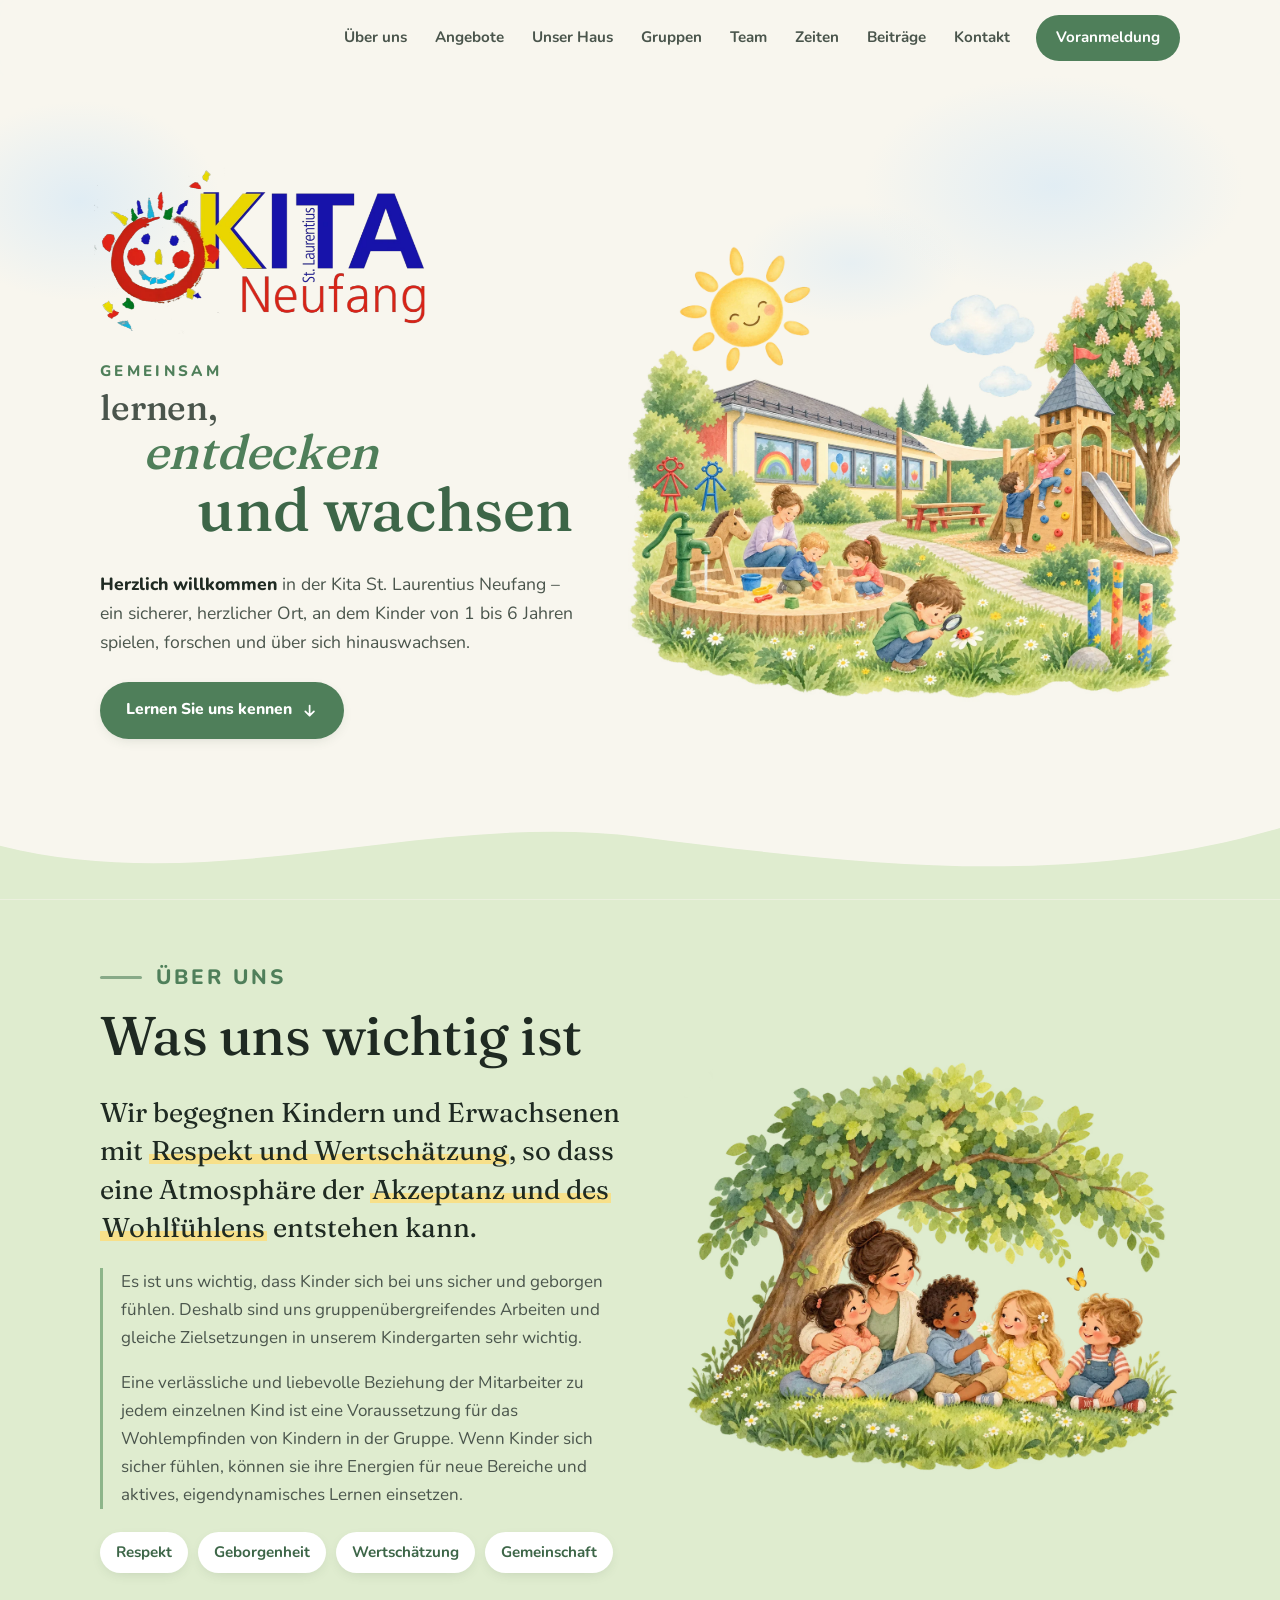
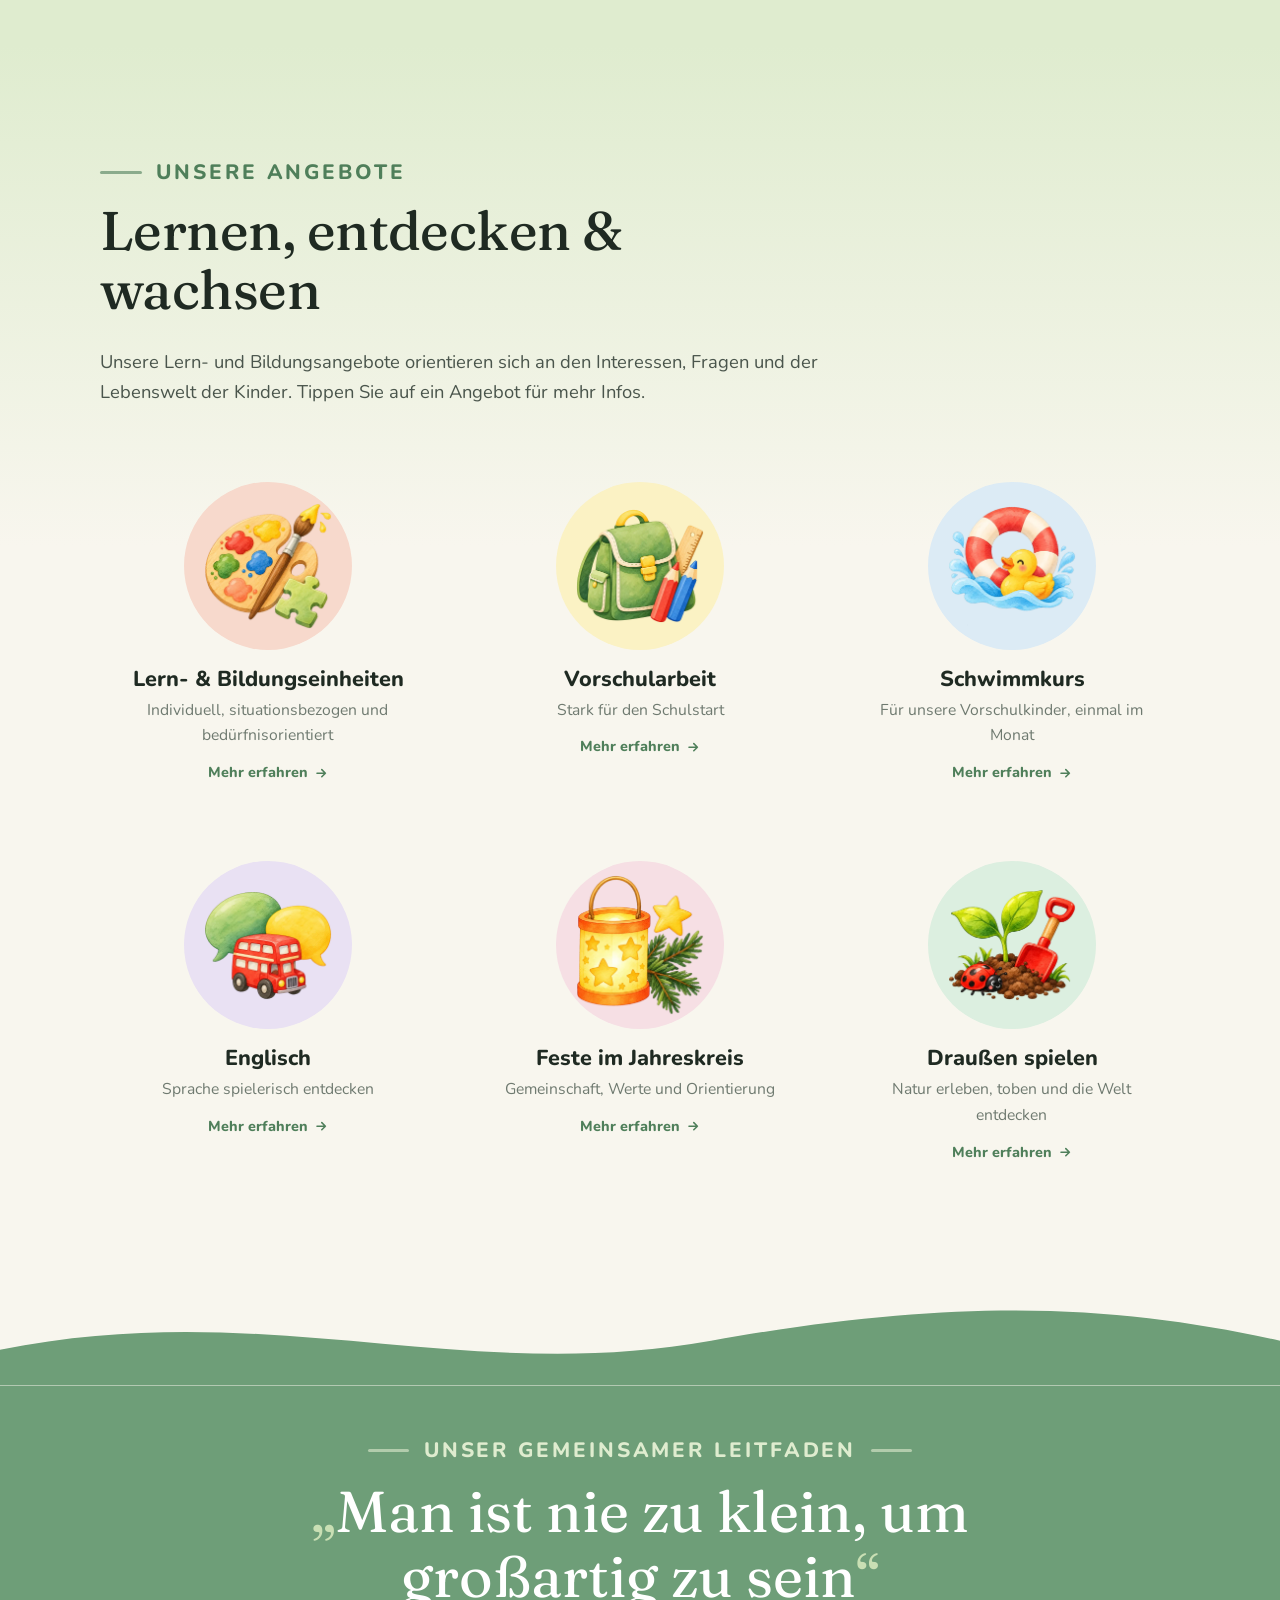
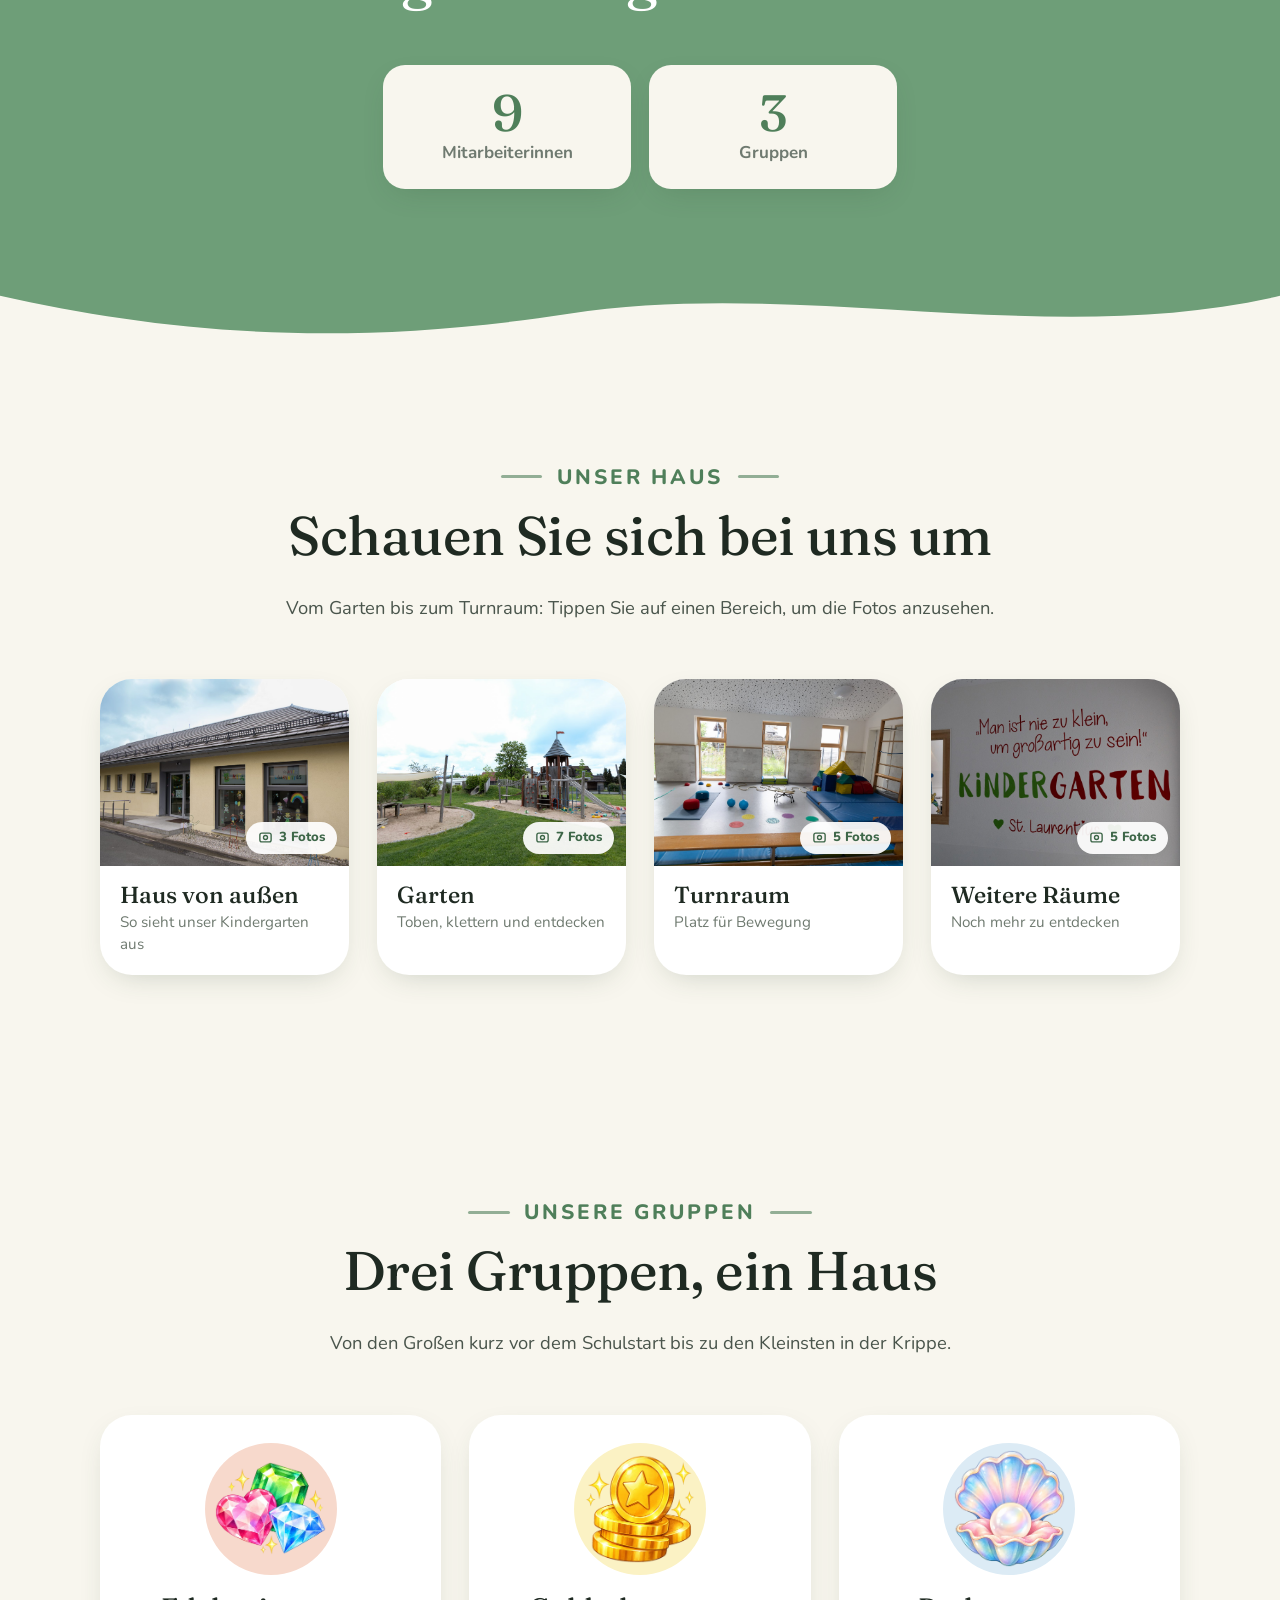
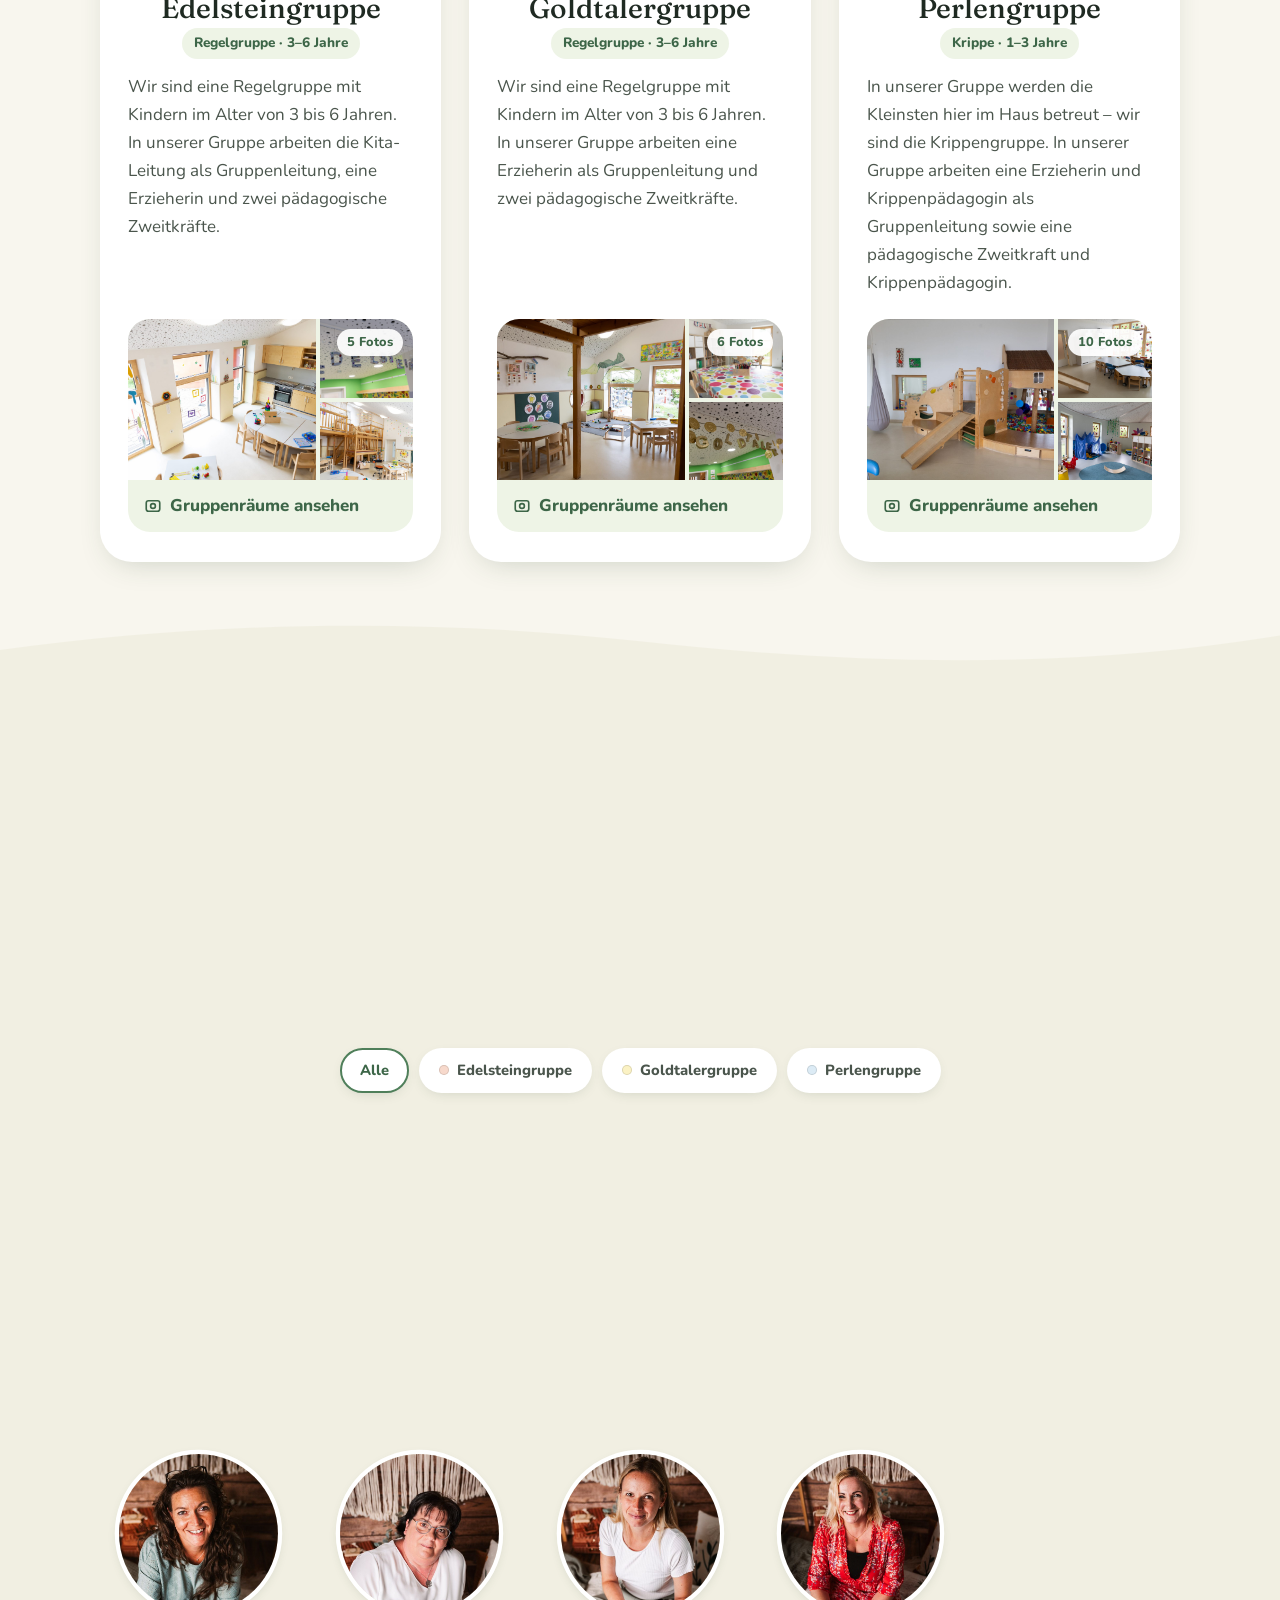
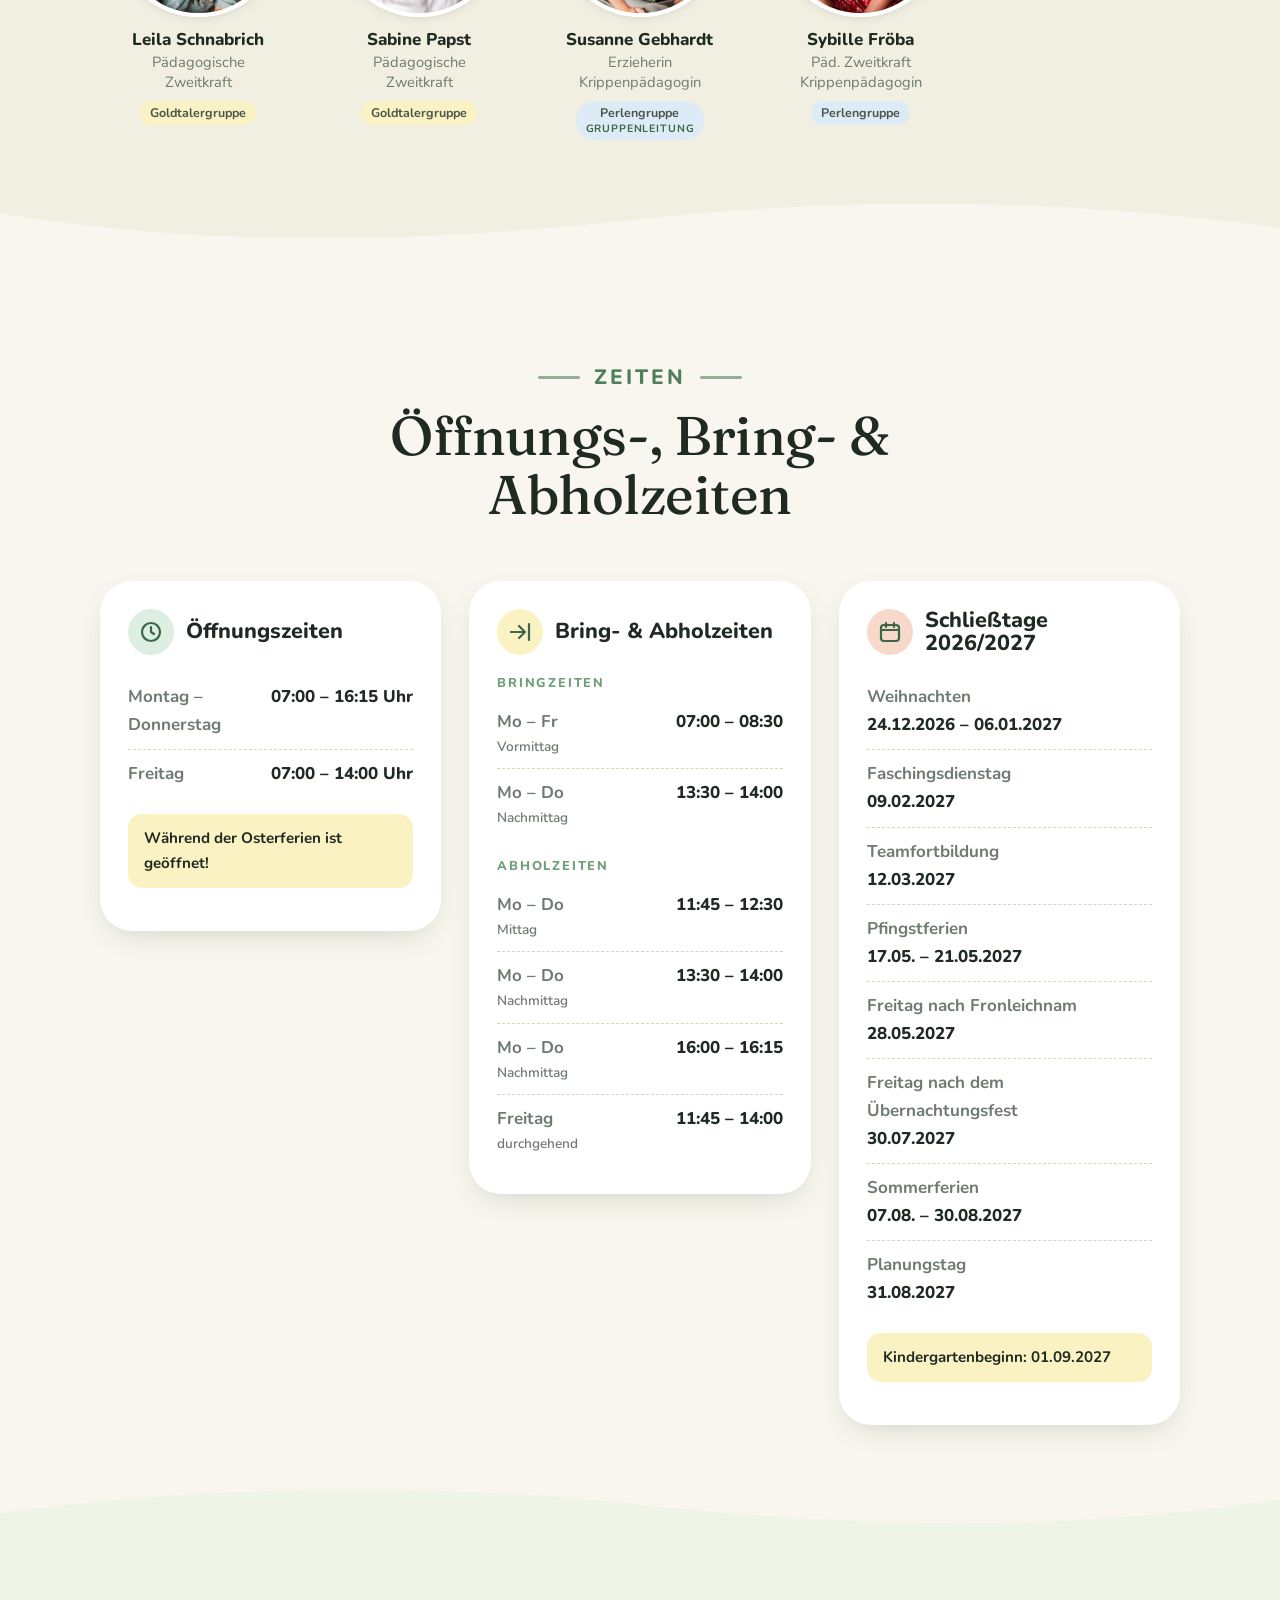
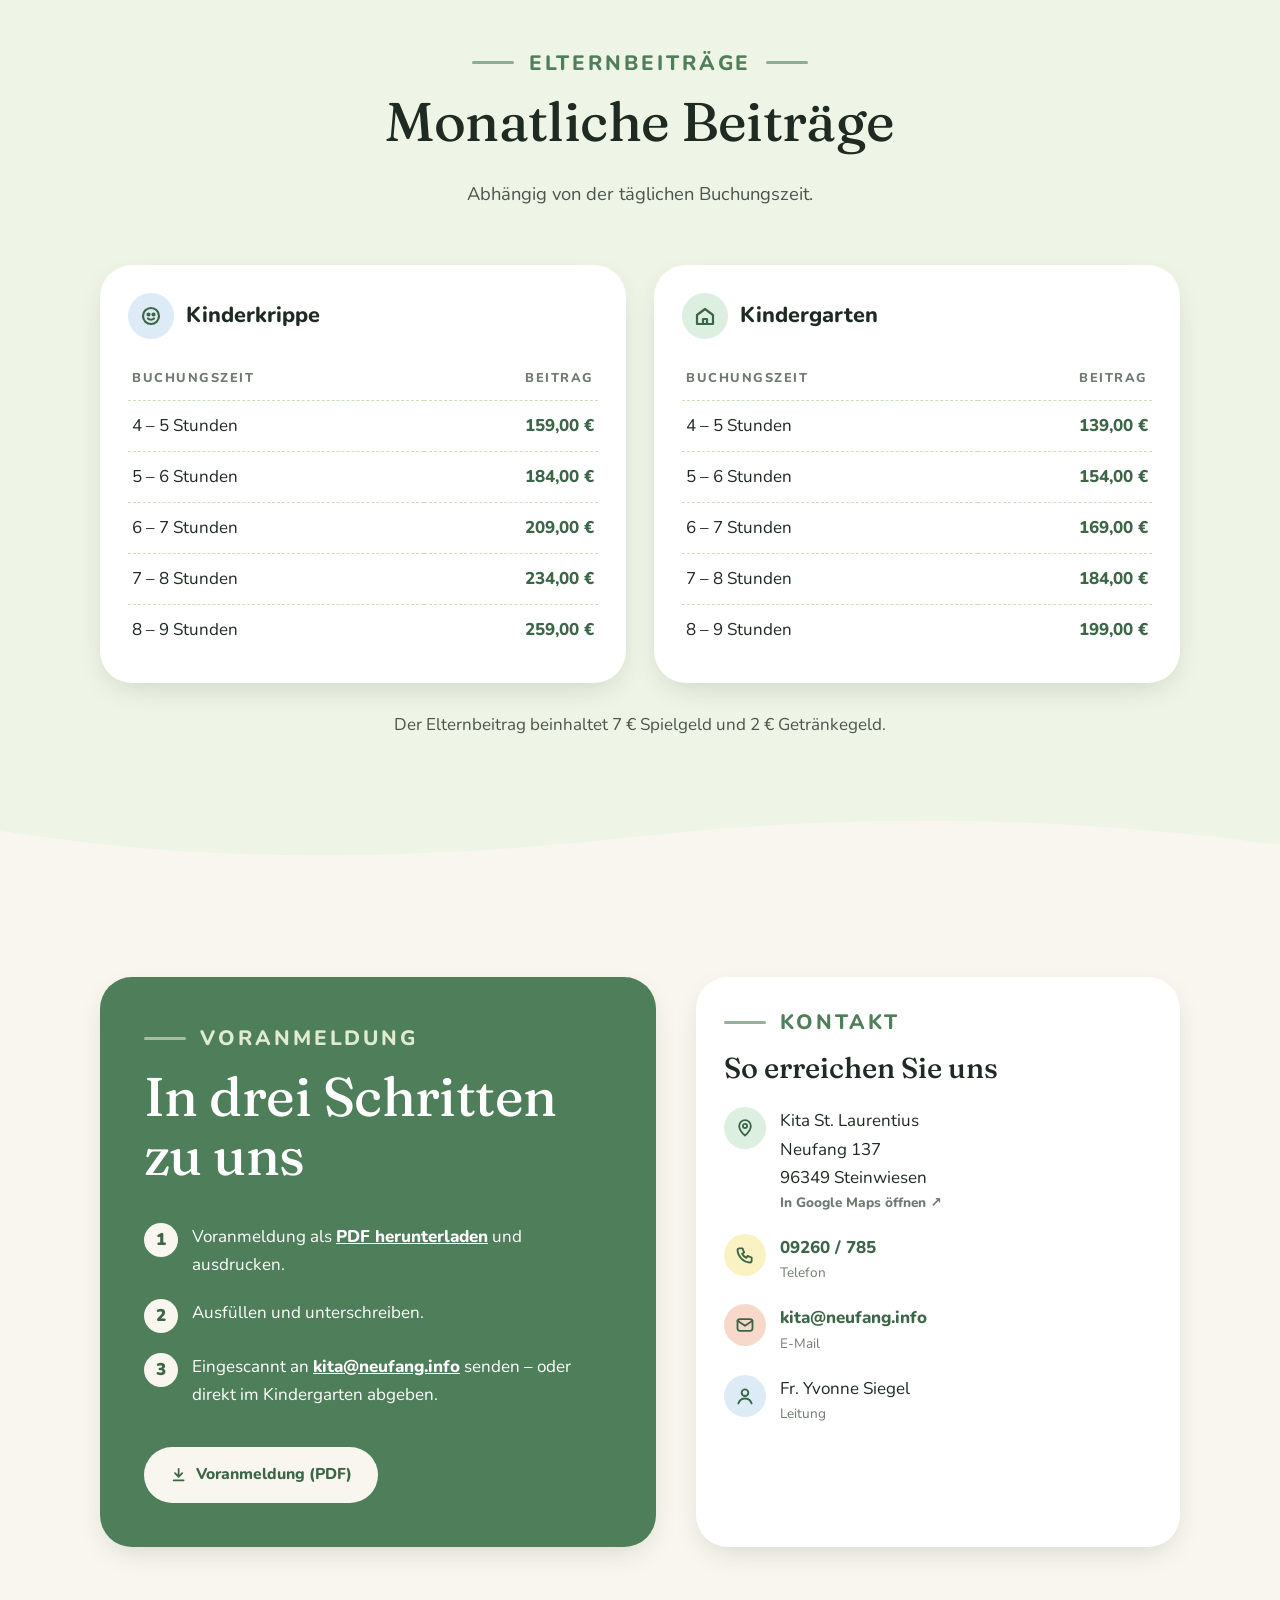
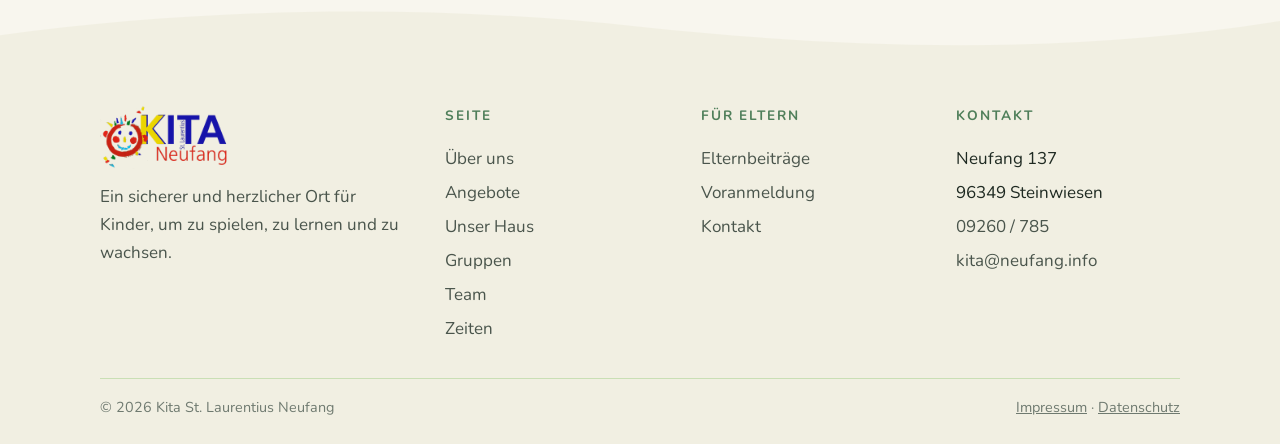
<file: index.html>
<!doctype html>
<html lang="de">
<head>
  <meta charset="utf-8">
  <meta name="viewport" content="width=device-width, initial-scale=1">
  <title>Kita St. Laurentius Neufang – Gemeinsam lernen, entdecken und wachsen</title>
  <meta name="description" content="Kita St. Laurentius in Neufang (Steinwiesen): Krippe und Kindergarten für Kinder von 1 bis 6 Jahren. Gruppen, Team, Öffnungszeiten, Elternbeiträge und Voranmeldung.">
  <meta name="theme-color" content="#6e9e78">
  <link rel="icon" type="image/png" sizes="32x32" href="assets/img/favicon-32.png">
  <link rel="apple-touch-icon" href="assets/img/favicon-180.png">
  <!-- Vorschau beim Teilen (WhatsApp, Facebook …); Bild erzeugt mit tools/teilen_bild.py -->
  <meta property="og:type" content="website">
  <meta property="og:locale" content="de_DE">
  <meta property="og:url" content="https://kita-neufang.de/">
  <meta property="og:site_name" content="Kita St. Laurentius Neufang">
  <meta property="og:title" content="Kita St. Laurentius Neufang">
  <meta property="og:description" content="Gemeinsam lernen, entdecken und wachsen – Krippe und Kindergarten in Neufang.">
  <meta property="og:image" content="https://kita-neufang.de/assets/img/teilen.jpg">
  <meta property="og:image:width" content="1200">
  <meta property="og:image:height" content="630">
  <meta property="og:image:alt" content="Logo der Kita St. Laurentius Neufang, Slogan „Gemeinsam lernen, entdecken und wachsen“ und eine Illustration des Kita-Gartens mit spielenden Kindern">
  <meta name="twitter:card" content="summary_large_image">
  <link rel="preload" href="assets/img/logo-gross.webp" as="image">
  <link rel="preload" href="assets/fonts/fraunces-latin-wght-normal.woff2" as="font" type="font/woff2" crossorigin>
  <link rel="preload" href="assets/fonts/nunito-latin-wght-normal.woff2" as="font" type="font/woff2" crossorigin>
  <link rel="stylesheet" href="assets/css/style.css?v=2026-10-14f">
  <script type="application/ld+json">
  {
    "@context": "https://schema.org",
    "@type": "ChildCare",
    "name": "Kita St. Laurentius Neufang",
    "url": "https://kita-neufang.de/",
    "telephone": "+49 9260 785",
    "address": { "@type": "PostalAddress", "streetAddress": "Neufang 137", "postalCode": "96349", "addressLocality": "Steinwiesen", "addressCountry": "DE" },
    "openingHoursSpecification": [
      { "@type": "OpeningHoursSpecification", "dayOfWeek": ["Monday","Tuesday","Wednesday","Thursday"], "opens": "07:00", "closes": "16:15" },
      { "@type": "OpeningHoursSpecification", "dayOfWeek": "Friday", "opens": "07:00", "closes": "14:00" }
    ]
  }
  </script>
</head>
<body>

<!-- =====================================================
     HEADER / NAVIGATION
     ===================================================== -->
<header class="site-header" id="top">
  <div class="container header-inner">
    <a class="brand" href="#start" aria-label="Kita St. Laurentius Neufang – zum Seitenanfang">
      <img src="assets/img/logo.png" alt="Kita St. Laurentius Neufang" width="320" height="158">
    </a>
    <button class="nav-toggle" aria-expanded="false" aria-controls="main-nav" aria-label="Menü öffnen">
      <svg viewBox="0 0 24 24" fill="none" stroke="currentColor" stroke-width="2.2" stroke-linecap="round"><path d="M4 7h16M4 12h16M4 17h16"/></svg>
    </button>
    <nav class="main-nav" id="main-nav" aria-label="Hauptnavigation">
      <ul>
        <li><a href="#ueber-uns">Über uns</a></li>
        <li><a href="#angebote">Angebote</a></li>
        <li><a href="#haus">Unser Haus</a></li>
        <li><a href="#gruppen">Gruppen</a></li>
        <li><a href="#team">Team</a></li>
        <li><a href="#zeiten">Zeiten</a></li>
        <li><a href="#beitraege">Beiträge</a></li>
        <li><a href="#kontakt">Kontakt</a></li>
        <li class="nav-cta"><a href="#voranmeldung">Voranmeldung</a></li>
      </ul>
    </nav>
  </div>
</header>

<main>

<!-- =====================================================
     HERO
     Illustration: hero-3-basis.webp + animierte Sonne (Strahlen, Gesicht) – erzeugt mit tools/hero_ebenen.py hero-3
     (fehlt sie, wird die SVG-Ersatzgrafik gezeigt)
     ===================================================== -->
<section class="hero" id="start">
  <div class="container hero-grid">
    <div class="hero-text">
      <div class="hero-logo-wrap">
        <img class="hero-logo" src="assets/img/logo-gross.webp" alt="Kita St. Laurentius Neufang" width="640" height="315" fetchpriority="high">
      </div>
      <h1 class="slogan"><span class="slogan-over">Gemeinsam</span> <span class="z1">lernen,</span> <span class="z2">entdecken</span> <span class="z3">und wachsen</span></h1>
      <p><strong>Herzlich willkommen</strong> in der Kita St. Laurentius Neufang – ein sicherer, herzlicher Ort, an dem Kinder von 1 bis 6 Jahren spielen, forschen und über sich hinauswachsen.</p>
      <div class="hero-actions">
        <a class="btn btn-primary" href="#ueber-uns">Lernen Sie uns kennen
          <svg viewBox="0 0 24 24" fill="none" stroke="currentColor" stroke-width="2.4" stroke-linecap="round" stroke-linejoin="round" aria-hidden="true"><path d="M12 5v14M6 13l6 6 6-6"/></svg>
        </a>
      </div>
    </div>

    <div class="hero-art art">
      <div class="hero-szene">
        <img class="ill" src="assets/img/illustrations/hero-3-basis.webp" alt="Der Garten der Kita mit dem gelben Kindergartengebäude: Eine Erzieherin sitzt mit zwei Kindern am Sandkasten neben Pumpe und Holzpferd, ein Kind betrachtet mit der Lupe einen Marienkäfer, ein größeres Kind hilft einem kleinen an der Kletterwand des Spielturms hinauf; darüber lacht die Sonne" width="1374" height="1145" fetchpriority="high" onerror="this.closest('.hero-szene').remove()">
        <img class="ebene strahlen" src="assets/img/illustrations/hero-3-strahlen.webp" alt="" aria-hidden="true">
        <img class="ebene gesicht" src="assets/img/illustrations/hero-3-gesicht.webp" alt="" aria-hidden="true">
      </div>
      <script>
        /* Jahreszeit fürs Titelbild (main.js liest sie mit), nach dem astronomischen Beginn:
           Frühling ab 20.3., Sommer ab 21.6., Herbst ab 23.9., Winter ab 21.12. (je nach Jahr ±1 Tag).
           Im Winter die verschneite Fassung zeigen – hier statt in main.js, damit nicht erst kurz das Sommerbild erscheint.
           Zum Testen: ?jahreszeit=fruehling|sommer|herbst|winter */
        (function () {
          var d = new Date(), t = (d.getMonth() + 1) * 100 + d.getDate(); // z. B. 21. Juni = 621
          var j = new URLSearchParams(location.search).get("jahreszeit") || (t >= 1221 || t < 320 ? "winter" : t < 621 ? "fruehling" : t < 923 ? "sommer" : "herbst");
          document.documentElement.dataset.jahreszeit = j;
          if (j !== "winter") return;
          document.querySelectorAll(".hero-szene img").forEach(function (img) {
            img.src = img.src.replace("/hero-3-", "/hero-3-winter-");
          });
          var basis = document.querySelector(".hero-szene img.ill");
          if (basis) basis.alt = "Der verschneite Garten der Kita mit dem gelben Kindergartengebäude: Eine Erzieherin hockt mit zwei warm eingepackten Kindern am Sandkasten, in dem sie einen kleinen Schneemann bauen, ein Kind betrachtet mit der Lupe eine Schneeflocke auf seinem Handschuh, ein größeres Kind hilft einem kleinen an der Kletterwand des Spielturms hinauf; darüber lacht die Sonne";
        })();
      </script>
      <svg class="fallback" viewBox="0 0 640 520" role="img" aria-label="Illustration: Kindergarten auf einem grünen Hügel mit Sonne und Bäumen">
        <!-- Sonne -->
        <g transform="translate(250 92)" stroke="#f2c230" stroke-width="6" stroke-linecap="round">
          <circle r="42" fill="#f7cf4d" stroke="none"/>
          <path d="M0-62v-18M0 62v18M-62 0h-18M62 0h18M-44-44l-12-12M44 44l12 12M-44 44l-12 12M44-44l12-12"/>
        </g>
        <!-- Wolken -->
        <g fill="#e3eef5">
          <ellipse cx="520" cy="70" rx="70" ry="28"/><ellipse cx="560" cy="56" rx="44" ry="30"/>
          <ellipse cx="90" cy="150" rx="56" ry="20"/><ellipse cx="118" cy="138" rx="34" ry="22"/>
        </g>
        <!-- Hintere Hügel & Bäume -->
        <path d="M0 330 Q160 240 330 280 T640 250 V520 H0Z" fill="#c9dfb4"/>
        <g fill="#a9cc95">
          <ellipse cx="420" cy="215" rx="22" ry="44"/><ellipse cx="455" cy="225" rx="16" ry="34"/><ellipse cx="300" cy="235" rx="18" ry="36"/>
        </g>
        <!-- Haus -->
        <g transform="translate(340 190)">
          <rect x="0" y="50" width="130" height="90" rx="6" fill="#fbf8ef"/>
          <path d="M-14 58 L65 0 L144 58" fill="none" stroke="#8db58a" stroke-width="12" stroke-linejoin="round" stroke-linecap="round"/>
          <path d="M65 26c-6-8-18-4-16 5 1 6 16 14 16 14s15-8 16-14c2-9-10-13-16-5z" fill="#8db58a"/>
          <path d="M52 140v-38a13 13 0 0 1 26 0v38z" fill="#d9a77d"/>
          <rect x="16" y="78" width="22" height="22" rx="4" fill="#bcd6e6"/>
          <rect x="92" y="78" width="22" height="22" rx="4" fill="#bcd6e6"/>
        </g>
        <!-- Große Bäume -->
        <g>
          <rect x="567" y="150" width="7" height="150" rx="3" fill="#7a5b44"/>
          <ellipse cx="570" cy="140" rx="48" ry="70" fill="#6e9e78"/>
          <rect x="118" y="250" width="7" height="110" rx="3" fill="#7a5b44"/>
          <ellipse cx="121" cy="245" rx="36" ry="54" fill="#5f8f69"/>
        </g>
        <!-- Vorderer Hügel -->
        <path d="M0 400 Q200 320 380 360 T640 330 V520 H0Z" fill="#a8cc8f"/>
        <path d="M0 470 Q240 410 640 440 V520 H0Z" fill="#8db58a"/>
        <!-- Blumen -->
        <g fill="#fff">
          <g transform="translate(200 420)"><circle r="6" cy="-7"/><circle r="6" cy="7"/><circle r="6" cx="-7"/><circle r="6" cx="7"/><circle r="4" fill="#f2c230"/></g>
          <g transform="translate(470 395)"><circle r="5" cy="-6"/><circle r="5" cy="6"/><circle r="5" cx="-6"/><circle r="5" cx="6"/><circle r="3.5" fill="#f2c230"/></g>
          <g transform="translate(560 455)"><circle r="6" cy="-7"/><circle r="6" cy="7"/><circle r="6" cx="-7"/><circle r="6" cx="7"/><circle r="4" fill="#f2c230"/></g>
          <g transform="translate(70 455)"><circle r="5" cy="-6"/><circle r="5" cy="6"/><circle r="5" cx="-6"/><circle r="5" cx="6"/><circle r="3.5" fill="#f2c230"/></g>
        </g>
      </svg>
    </div>
  </div>
  <svg class="wave hero-bottom" viewBox="0 0 1440 100" preserveAspectRatio="none" aria-hidden="true" style="background:transparent">
    <path d="M0 40 C240 100 480 0 720 30 S1200 90 1440 20 V100 H0Z" fill="#dfeccf"/>
  </svg>
</section>

<!-- =====================================================
     ÜBER UNS
     Illustration: ueber-uns-2-basis.webp + flatternder Schmetterling (ueber-uns-2-falter.webp)
     – erzeugt mit: python tools/ebene_ausschneiden.py ueber-uns-2 falter 948 530
     ===================================================== -->
<section class="about section" id="ueber-uns">
  <div class="container about-grid">
    <div class="about-text reveal">
      <span class="eyebrow">Über uns</span>
      <h2>Was uns wichtig ist</h2>
      <p class="about-kern">Wir begegnen Kindern und Erwachsenen mit <mark>Respekt und Wertschätzung</mark>, so dass eine Atmosphäre der <mark>Akzeptanz und des Wohlfühlens</mark> entstehen kann.</p>
      <p>Es ist uns wichtig, dass Kinder sich bei uns sicher und geborgen fühlen. Deshalb sind uns gruppenübergreifendes Arbeiten und gleiche Zielsetzungen in unserem Kindergarten sehr wichtig.</p>
      <p>Eine verlässliche und liebevolle Beziehung der Mitarbeiter zu jedem einzelnen Kind ist eine Voraussetzung für das Wohlempfinden von Kindern in der Gruppe. Wenn Kinder sich sicher fühlen, können sie ihre Energien für neue Bereiche und aktives, eigendynamisches Lernen einsetzen.</p>
      <ul class="values">
        <li>Respekt</li>
        <li>Geborgenheit</li>
        <li>Wertschätzung</li>
        <li>Gemeinschaft</li>
      </ul>
    </div>
    <div class="about-art art reveal">
      <div class="about-szene">
        <img class="ill" src="assets/img/illustrations/ueber-uns-2-basis.webp" alt="Eine Erzieherin sitzt mit vier Kindern unter einem großen Baum auf der Wiese; sie hält ein kleines Mädchen im Arm, ein Junge reicht einem Mädchen eine Blume, zwei Kinder halten sich an den Händen" width="1200" height="999" loading="lazy" onerror="this.closest('.about-szene').remove()">
        <img class="ebene falter" src="assets/img/illustrations/ueber-uns-2-falter.webp" alt="" aria-hidden="true" loading="lazy">
      </div>
      <svg class="fallback" viewBox="0 0 560 440" role="img" aria-label="Illustration: Wiese mit Baum, Buch und Schmetterling">
        <ellipse cx="290" cy="360" rx="270" ry="70" fill="#c9dfb4"/>
        <rect x="402" y="140" width="8" height="200" rx="4" fill="#7a5b44"/>
        <ellipse cx="406" cy="140" rx="70" ry="96" fill="#8db58a"/>
        <ellipse cx="380" cy="180" rx="44" ry="56" fill="#a9cc95"/>
        <!-- Buch -->
        <g transform="translate(200 300)">
          <path d="M0 0 C-30 -14 -64 -14 -90 -2 V44 C-64 32 -30 32 0 46Z" fill="#6e9e78"/>
          <path d="M0 0 C30 -14 64 -14 90 -2 V44 C64 32 30 32 0 46Z" fill="#5f8f69"/>
          <path d="M-80 6 C-56 -4 -26 -4 -6 6M-80 18 C-56 8 -26 8 -6 18M6 6 C26 -4 56 -4 80 6M6 18 C26 8 56 8 80 18" stroke="#eef4e6" stroke-width="3" fill="none" stroke-linecap="round"/>
        </g>
        <!-- Schmetterling -->
        <g transform="translate(150 120) rotate(-15)">
          <ellipse cx="-14" cy="-6" rx="16" ry="12" fill="#f2c230"/>
          <ellipse cx="14" cy="-6" rx="16" ry="12" fill="#f2c230"/>
          <ellipse cx="-10" cy="10" rx="10" ry="8" fill="#f7cf4d"/>
          <ellipse cx="10" cy="10" rx="10" ry="8" fill="#f7cf4d"/>
          <rect x="-2" y="-14" width="4" height="30" rx="2" fill="#7a5b44"/>
        </g>
        <path d="M60 220 C90 160 120 200 140 130" stroke="#b4c9a8" stroke-width="2.5" stroke-dasharray="6 7" fill="none"/>
        <g fill="#fff">
          <g transform="translate(90 350)"><circle r="6" cy="-7"/><circle r="6" cy="7"/><circle r="6" cx="-7"/><circle r="6" cx="7"/><circle r="4" fill="#f2c230"/></g>
          <g transform="translate(480 370)"><circle r="6" cy="-7"/><circle r="6" cy="7"/><circle r="6" cx="-7"/><circle r="6" cx="7"/><circle r="4" fill="#f2c230"/></g>
        </g>
      </svg>
    </div>
  </div>
</section>

<!-- =====================================================
     ANGEBOTE  (Karte anklicken → Detail-Dialog unten)
     Illustrationen: assets/img/illustrations/angebot-*.webp
     ===================================================== -->
<section class="programs section" id="angebote">
  <div class="container">
    <div class="section-head reveal">
      <span class="eyebrow">Unsere Angebote</span>
      <h2>Lernen, entdecken &amp; wachsen</h2>
      <p class="lead">Unsere Lern- und Bildungsangebote orientieren sich an den Interessen, Fragen und der Lebenswelt der Kinder. Tippen Sie auf ein Angebot für mehr Infos.</p>
    </div>

    <div class="program-grid">
      <button class="program reveal" data-dialog="dlg-bildung">
        <div class="circle bg-peach art">
          <img class="ill" src="assets/img/illustrations/angebot-bildung.webp" alt="" onerror="this.remove()">
          <svg class="fallback" viewBox="0 0 64 64" fill="none" stroke="#3d6648" stroke-width="3" stroke-linecap="round" stroke-linejoin="round"><path d="M32 8a16 16 0 0 0-9 29c2 1.5 3 3.5 3 6v3h12v-3c0-2.5 1-4.5 3-6A16 16 0 0 0 32 8z" fill="#fbf2c4"/><path d="M26 52h12M28 57h8M32 24v10M27 28h10"/></svg>
        </div>
        <h3>Lern- &amp; Bildungseinheiten</h3>
        <p>Individuell, situationsbezogen und bedürfnisorientiert</p>
        <span class="more">Mehr erfahren <svg viewBox="0 0 24 24" fill="none" stroke="currentColor" stroke-width="2.6" stroke-linecap="round" stroke-linejoin="round"><path d="M5 12h14M13 6l6 6-6 6"/></svg></span>
      </button>

      <button class="program reveal" data-dialog="dlg-vorschule">
        <div class="circle bg-butter art">
          <img class="ill" src="assets/img/illustrations/angebot-vorschule.webp" alt="" onerror="this.remove()">
          <svg class="fallback" viewBox="0 0 64 64" fill="none" stroke="#3d6648" stroke-width="3" stroke-linecap="round" stroke-linejoin="round"><rect x="12" y="20" width="40" height="36" rx="8" fill="#dcefe0"/><path d="M24 20v-4a8 8 0 0 1 16 0v4M12 34h40M28 34v6h8v-6"/></svg>
        </div>
        <h3>Vorschularbeit</h3>
        <p>Stark für den Schulstart</p>
        <span class="more">Mehr erfahren <svg viewBox="0 0 24 24" fill="none" stroke="currentColor" stroke-width="2.6" stroke-linecap="round" stroke-linejoin="round"><path d="M5 12h14M13 6l6 6-6 6"/></svg></span>
      </button>

      <button class="program reveal" data-dialog="dlg-schwimmen">
        <div class="circle bg-sky art">
          <img class="ill" src="assets/img/illustrations/angebot-schwimmen.webp" alt="" onerror="this.remove()">
          <svg class="fallback" viewBox="0 0 64 64" fill="none" stroke="#3d6648" stroke-width="3" stroke-linecap="round" stroke-linejoin="round"><circle cx="32" cy="22" r="13" fill="#fff"/><circle cx="32" cy="22" r="6" fill="#dcebf5"/><path d="M23 13l4.5 4.5M41 13l-4.5 4.5M23 31l4.5-4.5M41 31l-4.5-4.5" stroke="#d8442f" stroke-width="4"/><path d="M6 46c5 0 5-4 10-4s5 4 10 4 5-4 10-4 5 4 10 4 5-4 10-4M6 56c5 0 5-4 10-4s5 4 10 4 5-4 10-4 5 4 10 4 5-4 10-4"/></svg>
        </div>
        <h3>Schwimmkurs</h3>
        <p>Für unsere Vorschulkinder, einmal im Monat</p>
        <span class="more">Mehr erfahren <svg viewBox="0 0 24 24" fill="none" stroke="currentColor" stroke-width="2.6" stroke-linecap="round" stroke-linejoin="round"><path d="M5 12h14M13 6l6 6-6 6"/></svg></span>
      </button>

      <button class="program reveal" data-dialog="dlg-englisch">
        <div class="circle bg-lilac art">
          <img class="ill" src="assets/img/illustrations/angebot-englisch.webp" alt="" onerror="this.remove()">
          <svg class="fallback" viewBox="0 0 64 64" fill="none" stroke="#3d6648" stroke-width="3" stroke-linecap="round" stroke-linejoin="round"><path d="M10 14h30a6 6 0 0 1 6 6v14a6 6 0 0 1-6 6H24l-9 8v-8h-5a6 6 0 0 1-6-6V20a6 6 0 0 1 6-6z" fill="#fff"/><path d="M15 23v10M15 28h8M23 23v10M30 23v10M30 23h0"/><path d="M48 28h6a6 6 0 0 1 6 6v10a6 6 0 0 1-6 6h-2v6l-7-6h-7" fill="#fbf2c4"/></svg>
        </div>
        <h3>Englisch</h3>
        <p>Sprache spielerisch entdecken</p>
        <span class="more">Mehr erfahren <svg viewBox="0 0 24 24" fill="none" stroke="currentColor" stroke-width="2.6" stroke-linecap="round" stroke-linejoin="round"><path d="M5 12h14M13 6l6 6-6 6"/></svg></span>
      </button>

      <button class="program reveal" data-dialog="dlg-feste">
        <div class="circle bg-rose art">
          <img class="ill" src="assets/img/illustrations/angebot-feste.webp" alt="" onerror="this.remove()">
          <svg class="fallback" viewBox="0 0 64 64" fill="none" stroke="#3d6648" stroke-width="3" stroke-linecap="round" stroke-linejoin="round"><path d="M32 6l5.5 11.2 12.3 1.8-8.9 8.7 2.1 12.3L32 34.2l-11 5.8 2.1-12.3-8.9-8.7 12.3-1.8z" fill="#fbf2c4"/><path d="M14 58c4-8 10-12 18-12s14 4 18 12"/></svg>
        </div>
        <h3>Feste im Jahreskreis</h3>
        <p>Gemeinschaft, Werte und Orientierung</p>
        <span class="more">Mehr erfahren <svg viewBox="0 0 24 24" fill="none" stroke="currentColor" stroke-width="2.6" stroke-linecap="round" stroke-linejoin="round"><path d="M5 12h14M13 6l6 6-6 6"/></svg></span>
      </button>

      <button class="program reveal" data-dialog="dlg-draussen">
        <div class="circle bg-mint art">
          <img class="ill" src="assets/img/illustrations/angebot-draussen.webp" alt="" onerror="this.remove()">
          <svg class="fallback" viewBox="0 0 64 64" fill="none" stroke="#3d6648" stroke-width="3" stroke-linecap="round" stroke-linejoin="round"><path d="M32 56V30"/><path d="M32 34c0-10-8-16-20-16 0 10 8 16 20 16z" fill="#c9dfb4"/><path d="M32 30c0-10 8-18 20-18 0 12-8 18-20 18z" fill="#8db58a"/><path d="M18 56h28"/></svg>
        </div>
        <h3>Draußen spielen</h3>
        <p>Natur erleben, toben und die Welt entdecken</p>
        <span class="more">Mehr erfahren <svg viewBox="0 0 24 24" fill="none" stroke="currentColor" stroke-width="2.6" stroke-linecap="round" stroke-linejoin="round"><path d="M5 12h14M13 6l6 6-6 6"/></svg></span>
      </button>
    </div>
  </div>

  <!-- Detail-Texte der Angebote -->
  <dialog class="info" id="dlg-bildung" aria-labelledby="dlg-bildung-t">
    <button class="close" aria-label="Schließen"><svg viewBox="0 0 24 24" fill="none" stroke="currentColor" stroke-width="2.6" stroke-linecap="round"><path d="M6 6l12 12M18 6L6 18"/></svg></button>
    <div class="info-head"><span class="dot bg-peach"></span><h3 id="dlg-bildung-t">Individuelle Lern- und Bildungseinheiten</h3></div>
    <div class="info-body">
      <p>Unsere Lern- und Bildungsangebote orientieren sich situationsbezogen und bedürfnisorientiert an den Interessen, Fragen und der Lebenswelt der Kinder.</p>
      <p>Aus alltäglichen Erlebnissen und spontanen Impulsen entstehen Lernangebote, die die Kinder dort abholen, wo sie gerade stehen.</p>
      <p>Dabei werden unterschiedliche Entwicklungsbereiche und Kompetenzen gestärkt.</p>
    </div>
  </dialog>

  <dialog class="info" id="dlg-vorschule" aria-labelledby="dlg-vorschule-t">
    <button class="close" aria-label="Schließen"><svg viewBox="0 0 24 24" fill="none" stroke="currentColor" stroke-width="2.6" stroke-linecap="round"><path d="M6 6l12 12M18 6L6 18"/></svg></button>
    <div class="info-head"><span class="dot bg-butter"></span><h3 id="dlg-vorschule-t">Vorschularbeit – Stark für den Schulstart</h3></div>
    <div class="info-body">
      <p>In unserer Vorschularbeit begleiten wir die Kinder achtsam auf ihrem Weg in die Schule. Spielerisch und altersgerecht fördern wir wichtige Grundlagen wie Konzentration, Feinmotorik, Sprachentwicklung, Zahlenverständnis und soziale Kompetenzen.</p>
      <p>Das Lernen findet in der Gruppe statt, dies gibt den Kindern Sicherheit und Orientierung. Durch abwechslungsreiche Materialien, kreative Aufgaben und gemeinsame Rituale stärken wir Selbstvertrauen und Freude am Lernen.</p>
      <p>Die positive Zusammenarbeit mit der Grundschule in Steinwiesen ermöglicht einen reibungslosen und gelungenen Übergang von der Kita in die Schule.</p>
    </div>
  </dialog>

  <dialog class="info" id="dlg-schwimmen" aria-labelledby="dlg-schwimmen-t">
    <button class="close" aria-label="Schließen"><svg viewBox="0 0 24 24" fill="none" stroke="currentColor" stroke-width="2.6" stroke-linecap="round"><path d="M6 6l12 12M18 6L6 18"/></svg></button>
    <div class="info-head"><span class="dot bg-sky"></span><h3 id="dlg-schwimmen-t">Schwimmkurs für die Vorschulkinder</h3></div>
    <div class="info-body">
      <p>Einmal im Monat besuchen unsere Vorschulkinder das Schwimmbad in Steinwiesen, um an einem Schwimmkurs teilzunehmen.</p>
      <p>Die Kinder sammeln während des Kurses erste Erfahrungen im Wasser und vertiefen bereits vorhandene Fähigkeiten.</p>
      <p>Der Schwimmkurs fördert nicht nur motorische Kompetenzen und Koordination, sondern stärkt auch Selbstvertrauen und Sicherheit im Umgang mit dem Element Wasser. Unterstützung bekommen wir dabei von einem Bademeister. Er steht uns während des Schwimmunterrichts mit seiner Erfahrung zur Seite und führt gemeinsam mit den Kindern verschiedene Schwimm- und Wasserübungen durch.</p>
    </div>
  </dialog>

  <dialog class="info" id="dlg-englisch" aria-labelledby="dlg-englisch-t">
    <button class="close" aria-label="Schließen"><svg viewBox="0 0 24 24" fill="none" stroke="currentColor" stroke-width="2.6" stroke-linecap="round"><path d="M6 6l12 12M18 6L6 18"/></svg></button>
    <div class="info-head"><span class="dot bg-lilac"></span><h3 id="dlg-englisch-t">Englisch – Sprache spielerisch entdecken</h3></div>
    <div class="info-body">
      <p>Unser Englischangebot ermöglicht den Kindern einen ersten, natürlichen Zugang zur englischen Sprache. Mit Liedern, Spielen, Bewegung, Bildern und Geschichten lernen die Kinder Englisch ganz nebenbei und mit allen Sinnen.</p>
      <p>Der Fokus liegt auf Hören, Mitmachen und Ausprobieren. Englisch wird so spielerisch, kindgerecht und nachhaltig erlebbar.</p>
    </div>
  </dialog>

  <dialog class="info" id="dlg-feste" aria-labelledby="dlg-feste-t">
    <button class="close" aria-label="Schließen"><svg viewBox="0 0 24 24" fill="none" stroke="currentColor" stroke-width="2.6" stroke-linecap="round"><path d="M6 6l12 12M18 6L6 18"/></svg></button>
    <div class="info-head"><span class="dot bg-rose"></span><h3 id="dlg-feste-t">Festgestaltung im Jahreskreis</h3></div>
    <div class="info-body">
      <p>Im Laufe eines Kindergartenjahres bereiten sich alle Kinder auf die Feste des religiösen Jahreskreises vor. Diese besonderen Zeiten geben Struktur, Orientierung und schaffen Gemeinschaft.</p>
      <p>Durch Geschichten und Gespräche aus der Bibel, Liedern und kreativen Angeboten erleben die Kinder die Bedeutung der einzelnen Feste auf altersgerechte Weise. Ergänzt wird dies durch Besuche in der Kirche oder Begegnungen mit Gemeindereferenten, die den Kindern christliche Inhalte und Werte näherbringen.</p>
    </div>
  </dialog>

  <dialog class="info" id="dlg-draussen" aria-labelledby="dlg-draussen-t">
    <button class="close" aria-label="Schließen"><svg viewBox="0 0 24 24" fill="none" stroke="currentColor" stroke-width="2.6" stroke-linecap="round"><path d="M6 6l12 12M18 6L6 18"/></svg></button>
    <div class="info-head"><span class="dot bg-mint"></span><h3 id="dlg-draussen-t">Draußen spielen und die Welt entdecken</h3></div>
    <div class="info-body">
      <p>Bei uns haben Erlebnisse in der Natur einen besonders hohen Stellenwert! Regelmäßig gehen wir mit den Kindern nach draußen, sei es für Spaziergänge, zum Spielen im Garten, für Experimente in der Natur oder für kleine Abenteuer im Sand und in der Matschzone.</p>
      <p>Im großen Garten können die Kinder toben, klettern, rennen und ihre motorischen Fähigkeiten stärken – am Klettergerüst, auf dem Spielplatz oder bei freien Bewegungsangeboten in der Natur.</p>
      <button class="btn btn-light info-fotos" data-raum="garten" data-titel="Garten"><svg viewBox="0 0 24 24" fill="none" stroke="currentColor" stroke-width="2.2" stroke-linecap="round" stroke-linejoin="round" aria-hidden="true"><rect x="3" y="5" width="18" height="14" rx="3"/><circle cx="12" cy="12" r="3.2"/></svg>Fotos von unserem Garten</button>
    </div>
  </dialog>
</section>

<!-- =====================================================
     LEITSPRUCH + ZAHLEN
     ===================================================== -->
<section class="motto" aria-labelledby="motto-title">
  <svg class="wave motto-wave-top" viewBox="0 0 1440 100" preserveAspectRatio="none" aria-hidden="true">
    <path d="M0 60 C300 0 520 100 800 50 S1260 10 1440 50 V100 H0Z" fill="#6e9e78"/>
  </svg>
  <div class="container section" style="padding-block: clamp(24px,4vw,48px) clamp(40px,6vw,72px)">
    <span class="eyebrow" id="motto-title">Unser gemeinsamer Leitfaden</span>
    <blockquote class="reveal">Man ist nie zu klein, um großartig zu sein</blockquote>
    <ul class="stats">
      <li class="reveal"><strong data-team-anzahl>9</strong><span>Mitarbeiterinnen</span></li>
      <li class="reveal"><strong>3</strong><span>Gruppen</span></li>
    </ul>
  </div>
  <svg class="wave motto-wave-bottom" viewBox="0 0 1440 100" preserveAspectRatio="none" aria-hidden="true">
    <path d="M0 0 H1440 V40 C1180 100 900 20 640 60 S180 80 0 40Z" fill="#6e9e78"/>
  </svg>
</section>

<!-- =====================================================
     UNSER HAUS
     Kachel: <button class="raum" data-raum="KEY" data-titel="…"> (Titelbild = erstes Foto)
     Fotos:  <template id="galerie-KEY"> mit <figure><img><figcaption>; Galerie-Dialog steht im folgenden Abschnitt GRUPPEN
     Bilder: assets/img/galerie/KEY/01.jpg, 02.jpg … (lange Kante 1600 px; erzeugt mit tools/galerie_aufbereiten.py aus bilder-roh/galerie/)
     ===================================================== -->
<section class="tour section" id="haus">
  <div class="container">
    <div class="section-head center reveal">
      <span class="eyebrow">Unser Haus</span>
      <h2>Schauen Sie sich bei uns um</h2>
      <p class="lead">Vom Garten bis zum Turnraum: Tippen Sie auf einen Bereich, um die Fotos anzusehen.</p>
    </div>
    <div class="tour-grid">
      <button class="raum reveal" data-raum="aussen" data-titel="Haus von außen">
        <div class="raum-bild"><img src="assets/img/galerie/aussen/01.jpg" alt="" loading="lazy" width="1200" height="900"><span class="raum-anzahl"><svg viewBox="0 0 24 24" fill="none" stroke="currentColor" stroke-width="2.2" stroke-linecap="round" stroke-linejoin="round" aria-hidden="true"><rect x="3" y="5" width="18" height="14" rx="3"/><circle cx="12" cy="12" r="3.2"/></svg>3 Fotos</span></div>
        <div class="raum-text"><h3>Haus von außen</h3><p>So sieht unser Kindergarten aus</p></div>
      </button>
      <button class="raum reveal" data-raum="garten" data-titel="Garten">
        <div class="raum-bild"><img src="assets/img/galerie/garten/01.jpg" alt="" loading="lazy" width="1200" height="900"><span class="raum-anzahl"><svg viewBox="0 0 24 24" fill="none" stroke="currentColor" stroke-width="2.2" stroke-linecap="round" stroke-linejoin="round" aria-hidden="true"><rect x="3" y="5" width="18" height="14" rx="3"/><circle cx="12" cy="12" r="3.2"/></svg>7 Fotos</span></div>
        <div class="raum-text"><h3>Garten</h3><p>Toben, klettern und entdecken</p></div>
      </button>
      <button class="raum reveal" data-raum="turnraum" data-titel="Turnraum">
        <div class="raum-bild"><img src="assets/img/galerie/turnraum/01.jpg" alt="" loading="lazy" width="1200" height="900"><span class="raum-anzahl"><svg viewBox="0 0 24 24" fill="none" stroke="currentColor" stroke-width="2.2" stroke-linecap="round" stroke-linejoin="round" aria-hidden="true"><rect x="3" y="5" width="18" height="14" rx="3"/><circle cx="12" cy="12" r="3.2"/></svg>5 Fotos</span></div>
        <div class="raum-text"><h3>Turnraum</h3><p>Platz für Bewegung</p></div>
      </button>
      <button class="raum reveal" data-raum="weitere" data-titel="Weitere Räume">
        <div class="raum-bild"><img src="assets/img/galerie/weitere/01.jpg" alt="" loading="lazy" width="1200" height="900"><span class="raum-anzahl"><svg viewBox="0 0 24 24" fill="none" stroke="currentColor" stroke-width="2.2" stroke-linecap="round" stroke-linejoin="round" aria-hidden="true"><rect x="3" y="5" width="18" height="14" rx="3"/><circle cx="12" cy="12" r="3.2"/></svg>5 Fotos</span></div>
        <div class="raum-text"><h3>Weitere Räume</h3><p>Noch mehr zu entdecken</p></div>
      </button>
    </div>
  </div>

  <template id="galerie-aussen">
    <figure><img src="assets/img/galerie/aussen/01.jpg" alt="Unser Kindergarten von außen"><figcaption>Unser Kindergarten von außen</figcaption></figure>
    <figure><img src="assets/img/galerie/aussen/02.jpg" alt="Fenster mit Bildern der Kinder"><figcaption>Fenster mit Bildern der Kinder</figcaption></figure>
    <figure><img src="assets/img/galerie/aussen/03.jpg" alt="Haupteingang mit Rampe"><figcaption>Haupteingang mit Rampe</figcaption></figure>
  </template>
  <template id="galerie-garten">
    <figure><img src="assets/img/galerie/garten/01.jpg" alt="Sandkasten und Spielturm mit Rutsche"><figcaption>Sandkasten und Spielturm mit Rutsche</figcaption></figure>
    <figure><img src="assets/img/galerie/garten/02.jpg" alt="Gartenweg unter großen Bäumen"><figcaption>Gartenweg unter großen Bäumen</figcaption></figure>
    <figure><img src="assets/img/galerie/garten/03.jpg" alt="Terrasse mit Hochbeeten und Sitzgruppen"><figcaption>Terrasse mit Hochbeeten und Sitzgruppen</figcaption></figure>
    <figure><img src="assets/img/galerie/garten/04.jpg" alt="Wiese mit Fußballtor, Spielturm und Kriechtunnel"><figcaption>Wiese mit Fußballtor, Spielturm und Kriechtunnel</figcaption></figure>
    <figure><img src="assets/img/galerie/garten/05.jpg" alt="Fußballwiese"><figcaption>Fußballwiese</figcaption></figure>
    <figure><img src="assets/img/galerie/garten/06.jpg" alt="Fahrzeuge zum Herumfahren"><figcaption>Fahrzeuge zum Herumfahren</figcaption></figure>
    <figure><img src="assets/img/galerie/garten/07.jpg" alt="Nestschaukel"><figcaption>Nestschaukel</figcaption></figure>
  </template>
  <template id="galerie-turnraum">
    <figure><img src="assets/img/galerie/turnraum/01.jpg" alt="Unser Turnraum"><figcaption>Unser Turnraum</figcaption></figure>
    <figure><img src="assets/img/galerie/turnraum/02.jpg" alt="Sprossenwand, Kletterwand und Turnbank"><figcaption>Sprossenwand, Kletterwand und Turnbank</figcaption></figure>
    <figure><img src="assets/img/galerie/turnraum/03.jpg" alt="Bälle, Matten und Schaumstoffbausteine"><figcaption>Bälle, Matten und Schaumstoffbausteine</figcaption></figure>
    <figure><img src="assets/img/galerie/turnraum/04.jpg" alt="Igelbälle und Sitzkissen"><figcaption>Igelbälle und Sitzkissen</figcaption></figure>
    <figure><img src="assets/img/galerie/turnraum/05.jpg" alt="Viel Platz zum Toben"><figcaption>Viel Platz zum Toben</figcaption></figure>
  </template>
  <template id="galerie-weitere">
    <figure><img src="assets/img/galerie/weitere/01.jpg" alt="Im Eingang: „Man ist nie zu klein, um großartig zu sein!“"><figcaption>Im Eingang: „Man ist nie zu klein, um großartig zu sein!“</figcaption></figure>
    <figure><img src="assets/img/galerie/weitere/02.jpg" alt="Flur mit Birkenstämmen und bunten Kugeln an der Decke"><figcaption>Flur mit Birkenstämmen und bunten Kugeln an der Decke</figcaption></figure>
    <figure><img src="assets/img/galerie/weitere/03.jpg" alt="Kugelbahn im Flur"><figcaption>Kugelbahn im Flur</figcaption></figure>
    <figure><img src="assets/img/galerie/weitere/04.jpg" alt="Infowand für Eltern"><figcaption>Infowand für Eltern</figcaption></figure>
    <figure><img src="assets/img/galerie/weitere/05.jpg" alt="Küche mit Essplatz"><figcaption>Küche mit Essplatz</figcaption></figure>
  </template>
</section>

<!-- =====================================================
     GRUPPEN
     Illustrationen: assets/img/illustrations/gruppe-*.webp
     Fotos der Gruppenräume:
       Knopf:  <button class="gruppe-fotos" data-raum="KEY" data-titel="…"> mit 3 Vorschaubildern
       Fotos:  <template id="galerie-KEY"> mit <figure><img><figcaption> (unten im Abschnitt)
       Bilder: assets/img/galerie/KEY/01.jpg, 02.jpg … (lange Kante 1600 px; erzeugt mit tools/galerie_aufbereiten.py aus bilder-roh/galerie/)
     ===================================================== -->
<section class="section" id="gruppen">
  <div class="container">
    <div class="section-head center reveal">
      <span class="eyebrow">Unsere Gruppen</span>
      <h2>Drei Gruppen, ein Haus</h2>
      <p class="lead">Von den Großen kurz vor dem Schulstart bis zu den Kleinsten in der Krippe.</p>
    </div>
    <div class="group-grid">
      <article class="group reveal">
        <div class="art bg-peach">
          <img class="ill" src="assets/img/illustrations/gruppe-edelsteine.webp" alt="" onerror="this.remove()">
          <svg class="fallback" viewBox="0 0 64 64" stroke="#3d6648" stroke-width="2.6" stroke-linejoin="round"><path d="M18 14h28l12 14-26 26L6 28z" fill="#e9b3a8"/><path d="M6 28h52M24 14l-6 14 14 26 14-26-6-14" fill="none"/></svg>
        </div>
        <h3>Edelsteingruppe</h3>
        <span class="age">Regelgruppe · 3–6 Jahre</span>
        <p>Wir sind eine Regelgruppe mit Kindern im Alter von 3 bis 6 Jahren. In unserer Gruppe arbeiten die Kita-Leitung als Gruppenleitung, eine Erzieherin und zwei pädagogische Zweitkräfte.</p>
        <button class="gruppe-fotos" data-raum="edelsteine" data-titel="Edelsteingruppe">
          <span class="gf-bilder"><img src="assets/img/galerie/edelsteine/01.jpg" alt="" loading="lazy" width="400" height="300"><img src="assets/img/galerie/edelsteine/02.jpg" alt="" loading="lazy" width="400" height="300"><img src="assets/img/galerie/edelsteine/03.jpg" alt="" loading="lazy" width="400" height="300"></span>
          <span class="gf-text"><svg viewBox="0 0 24 24" fill="none" stroke="currentColor" stroke-width="2.2" stroke-linecap="round" stroke-linejoin="round" aria-hidden="true"><rect x="3" y="5" width="18" height="14" rx="3"/><circle cx="12" cy="12" r="3.2"/></svg>Gruppenräume ansehen <small>5 Fotos</small></span>
        </button>
      </article>
      <article class="group reveal">
        <div class="art bg-butter">
          <img class="ill" src="assets/img/illustrations/gruppe-goldtaler.webp" alt="" onerror="this.remove()">
          <svg class="fallback" viewBox="0 0 64 64"><circle cx="32" cy="32" r="22" fill="#f7cf4d" stroke="#c99a12" stroke-width="3"/><circle cx="32" cy="32" r="15" fill="none" stroke="#c99a12" stroke-width="2.4" stroke-dasharray="3 4"/><path d="M32 22l2.9 6 6.6.9-4.8 4.6 1.2 6.5L32 37l-5.9 3 1.2-6.5-4.8-4.6 6.6-.9z" fill="#fbe7a1" stroke="#c99a12" stroke-width="2" stroke-linejoin="round"/></svg>
        </div>
        <h3>Goldtalergruppe</h3>
        <span class="age">Regelgruppe · 3–6 Jahre</span>
        <p>Wir sind eine Regelgruppe mit Kindern im Alter von 3 bis 6 Jahren. In unserer Gruppe arbeiten eine Erzieherin als Gruppenleitung und zwei pädagogische Zweitkräfte.</p>
        <button class="gruppe-fotos" data-raum="goldtaler" data-titel="Goldtalergruppe">
          <span class="gf-bilder"><img src="assets/img/galerie/goldtaler/01.jpg" alt="" loading="lazy" width="400" height="300"><img src="assets/img/galerie/goldtaler/02.jpg" alt="" loading="lazy" width="400" height="300"><img src="assets/img/galerie/goldtaler/03.jpg" alt="" loading="lazy" width="400" height="300"></span>
          <span class="gf-text"><svg viewBox="0 0 24 24" fill="none" stroke="currentColor" stroke-width="2.2" stroke-linecap="round" stroke-linejoin="round" aria-hidden="true"><rect x="3" y="5" width="18" height="14" rx="3"/><circle cx="12" cy="12" r="3.2"/></svg>Gruppenräume ansehen <small>6 Fotos</small></span>
        </button>
      </article>
      <article class="group reveal">
        <div class="art bg-sky">
          <img class="ill" src="assets/img/illustrations/gruppe-perlen.webp" alt="" onerror="this.remove()">
          <svg class="fallback" viewBox="0 0 64 64"><circle cx="32" cy="34" r="20" fill="#fff" stroke="#9bb8cc" stroke-width="3"/><circle cx="25" cy="27" r="6" fill="#eef5fa"/><path d="M14 52c6 6 30 6 36 0" stroke="#9bb8cc" stroke-width="3" fill="none" stroke-linecap="round"/></svg>
        </div>
        <h3>Perlengruppe</h3>
        <span class="age">Krippe · 1–3 Jahre</span>
        <p>In unserer Gruppe werden die Kleinsten hier im Haus betreut – wir sind die Krippengruppe. In unserer Gruppe arbeiten eine Erzieherin und Krippenpädagogin als Gruppenleitung sowie eine pädagogische Zweitkraft und Krippenpädagogin.</p>
        <button class="gruppe-fotos" data-raum="perlen" data-titel="Perlengruppe">
          <span class="gf-bilder"><img src="assets/img/galerie/perlen/01.jpg" alt="" loading="lazy" width="400" height="300"><img src="assets/img/galerie/perlen/02.jpg" alt="" loading="lazy" width="400" height="300"><img src="assets/img/galerie/perlen/03.jpg" alt="" loading="lazy" width="400" height="300"></span>
          <span class="gf-text"><svg viewBox="0 0 24 24" fill="none" stroke="currentColor" stroke-width="2.2" stroke-linecap="round" stroke-linejoin="round" aria-hidden="true"><rect x="3" y="5" width="18" height="14" rx="3"/><circle cx="12" cy="12" r="3.2"/></svg>Gruppenräume ansehen <small>10 Fotos</small></span>
        </button>
      </article>
    </div>
  </div>

  <template id="galerie-edelsteine">
    <figure><img src="assets/img/galerie/edelsteine/01.jpg" alt="Gruppenraum mit Kinderküche"><figcaption>Gruppenraum mit Kinderküche</figcaption></figure>
    <figure><img src="assets/img/galerie/edelsteine/02.jpg" alt="Namensschild der Edelsteingruppe"><figcaption>Namensschild der Edelsteingruppe</figcaption></figure>
    <figure><img src="assets/img/galerie/edelsteine/03.jpg" alt="Spielebene mit Treppe"><figcaption>Spielebene mit Treppe</figcaption></figure>
    <figure><img src="assets/img/galerie/edelsteine/04.jpg" alt="Tische unter der Spielebene"><figcaption>Tische unter der Spielebene</figcaption></figure>
    <figure><img src="assets/img/galerie/edelsteine/05.jpg" alt="Mal- und Basteltisch"><figcaption>Mal- und Basteltisch</figcaption></figure>
  </template>
  <template id="galerie-goldtaler">
    <figure><img src="assets/img/galerie/goldtaler/01.jpg" alt="Gruppenraum der Goldtaler"><figcaption>Gruppenraum der Goldtaler</figcaption></figure>
    <figure><img src="assets/img/galerie/goldtaler/02.jpg" alt="Atelier mit Maltisch"><figcaption>Atelier mit Maltisch</figcaption></figure>
    <figure><img src="assets/img/galerie/goldtaler/03.jpg" alt="Goldtaler an der Decke"><figcaption>Goldtaler an der Decke</figcaption></figure>
    <figure><img src="assets/img/galerie/goldtaler/04.jpg" alt="Essplatz an der Kinderküche"><figcaption>Essplatz an der Kinderküche</figcaption></figure>
    <figure><img src="assets/img/galerie/goldtaler/05.jpg" alt="Spielebene mit Regal voller Spiele"><figcaption>Spielebene mit Regal voller Spiele</figcaption></figure>
    <figure><img src="assets/img/galerie/goldtaler/06.jpg" alt="Bauteppich mit Holzeisenbahn"><figcaption>Bauteppich mit Holzeisenbahn</figcaption></figure>
  </template>
  <template id="galerie-perlen">
    <figure><img src="assets/img/galerie/perlen/01.jpg" alt="Spielhaus mit Rutsche und Bällebad"><figcaption>Spielhaus mit Rutsche und Bällebad</figcaption></figure>
    <figure><img src="assets/img/galerie/perlen/02.jpg" alt="Essplatz und Küche"><figcaption>Essplatz und Küche</figcaption></figure>
    <figure><img src="assets/img/galerie/perlen/03.jpg" alt="Kuschelecke mit Tüchern und Bauklötzen"><figcaption>Kuschelecke mit Tüchern und Bauklötzen</figcaption></figure>
    <figure><img src="assets/img/galerie/perlen/04.jpg" alt="Bauecke und Kuschelecke"><figcaption>Bauecke und Kuschelecke</figcaption></figure>
    <figure><img src="assets/img/galerie/perlen/05.jpg" alt="Weiche Bausteine und Regale"><figcaption>Weiche Bausteine und Regale</figcaption></figure>
    <figure><img src="assets/img/galerie/perlen/06.jpg" alt="Blick durch den Gruppenraum"><figcaption>Blick durch den Gruppenraum</figcaption></figure>
    <figure><img src="assets/img/galerie/perlen/07.jpg" alt="Spielhaus mit Bällebad"><figcaption>Spielhaus mit Bällebad</figcaption></figure>
    <figure><img src="assets/img/galerie/perlen/08.jpg" alt="Waschraum mit Wickeltisch"><figcaption>Waschraum mit Wickeltisch</figcaption></figure>
    <figure><img src="assets/img/galerie/perlen/09.jpg" alt="Wickeltisch"><figcaption>Wickeltisch</figcaption></figure>
    <figure><img src="assets/img/galerie/perlen/10.jpg" alt="Türschild der Perlengruppe"><figcaption>Türschild der Perlengruppe</figcaption></figure>
  </template>

  <dialog class="galerie" id="galerie" aria-label="Fotogalerie">
    <div class="galerie-inhalt">
      <div class="galerie-kopf">
        <div><h3 class="galerie-titel" style="display:inline"></h3><span class="zaehler"></span></div>
        <button class="galerie-btn schliessen" aria-label="Galerie schließen"><svg viewBox="0 0 24 24" fill="none" stroke="currentColor" stroke-width="2.6" stroke-linecap="round"><path d="M6 6l12 12M18 6L6 18"/></svg></button>
      </div>
      <div class="galerie-buehne">
        <button class="galerie-btn zurueck" aria-label="Vorheriges Bild"><svg viewBox="0 0 24 24" fill="none" stroke="currentColor" stroke-width="2.6" stroke-linecap="round" stroke-linejoin="round"><path d="M15 6l-6 6 6 6"/></svg></button>
        <figure></figure>
        <button class="galerie-btn weiter" aria-label="Nächstes Bild"><svg viewBox="0 0 24 24" fill="none" stroke="currentColor" stroke-width="2.6" stroke-linecap="round" stroke-linejoin="round"><path d="M9 6l6 6-6 6"/></svg></button>
      </div>
      <div class="galerie-leiste"></div>
    </div>
  </dialog>
</section>

<!-- =====================================================
     TEAM  (Fotos: assets/img/team/vorname-nachname.jpg, quadratisch 600×600)
     data-gruppen = Gruppen der Person (perlen, edelstein, goldtaler) für den Filter;
     Schild: <span class="tag t-GRUPPE">, Leitung: <b>Gruppenleitung</b> nach dem Gruppennamen
     ===================================================== -->
<section class="team section" id="team">
  <div class="container">
    <div class="section-head center reveal">
      <span class="eyebrow">Unser Team</span>
      <h2>Die Menschen hinter der Kita</h2>
      <p class="lead">Kolleginnen, die mit Herz, Erfahrung und viel Geduld für Ihre Kinder da sind.</p>
    </div>
    <div class="team-filter" role="group" aria-label="Team nach Gruppe filtern">
      <button class="chip active" data-filter="alle" aria-pressed="true">Alle</button>
      <button class="chip t-edelstein" data-filter="edelstein" aria-pressed="false">Edelsteingruppe</button>
      <button class="chip t-goldtaler" data-filter="goldtaler" aria-pressed="false">Goldtalergruppe</button>
      <button class="chip t-perlen" data-filter="perlen" aria-pressed="false">Perlengruppe</button>
    </div>
    <ul class="team-grid">
      <li class="member reveal" data-gruppen="edelstein"><img src="assets/img/team/yvonne-siegel.jpg" alt="Yvonne Siegel" loading="lazy" width="600" height="600"><strong>Yvonne Siegel</strong><span>Kita-Leitung</span><div class="tags"><span class="tag t-edelstein">Edelsteingruppe<b>Gruppenleitung</b></span></div></li>
      <li class="member reveal" data-gruppen="edelstein"><img src="assets/img/team/barbara-erhardt.jpg" alt="Barbara Erhardt" loading="lazy" width="600" height="600"><strong>Barbara Erhardt</strong><span>Erzieherin<br>Praxisanleitung</span><div class="tags"><span class="tag t-edelstein">Edelsteingruppe</span></div></li>
      <li class="member reveal" data-gruppen="edelstein"><img src="assets/img/team/ulla-schaller.jpg" alt="Ulla Schaller" loading="lazy" width="600" height="600"><strong>Ulla Schaller</strong><span>Pädagogische<br>Zweitkraft</span><div class="tags"><span class="tag t-edelstein">Edelsteingruppe</span></div></li>
      <li class="member reveal" data-gruppen="edelstein"><img src="assets/img/team/tanja-buckreus.jpg" alt="Tanja Buckreus" loading="lazy" width="600" height="600"><strong>Tanja Buckreus</strong><span>Pädagogische<br>Zweitkraft</span><div class="tags"><span class="tag t-edelstein">Edelsteingruppe</span></div></li>
      <li class="member reveal" data-gruppen="goldtaler"><img src="assets/img/team/diana-loeffler.jpg" alt="Diana Löffler" loading="lazy" width="600" height="600"><strong>Diana Löffler</strong><span>Erzieherin</span><div class="tags"><span class="tag t-goldtaler">Goldtalergruppe<b>Gruppenleitung</b></span></div></li>
      <li class="member reveal" data-gruppen="goldtaler"><img src="assets/img/team/leila-schnabrich.jpg" alt="Leila Schnabrich" loading="lazy" width="600" height="600"><strong>Leila Schnabrich</strong><span>Pädagogische<br>Zweitkraft</span><div class="tags"><span class="tag t-goldtaler">Goldtalergruppe</span></div></li>
      <li class="member reveal" data-gruppen="goldtaler"><img src="assets/img/team/sabine-papst.jpg" alt="Sabine Papst" loading="lazy" width="600" height="600"><strong>Sabine Papst</strong><span>Pädagogische<br>Zweitkraft</span><div class="tags"><span class="tag t-goldtaler">Goldtalergruppe</span></div></li>
      <li class="member reveal" data-gruppen="perlen"><img src="assets/img/team/susanne-gebhardt.jpg" alt="Susanne Gebhardt" loading="lazy" width="600" height="600"><strong>Susanne Gebhardt</strong><span>Erzieherin<br>Krippenpädagogin</span><div class="tags"><span class="tag t-perlen">Perlengruppe<b>Gruppenleitung</b></span></div></li>
      <li class="member reveal" data-gruppen="perlen"><img src="assets/img/team/sybille-froeba.jpg" alt="Sybille Fröba" loading="lazy" width="600" height="600"><strong>Sybille Fröba</strong><span>Päd. Zweitkraft<br>Krippenpädagogin</span><div class="tags"><span class="tag t-perlen">Perlengruppe</span></div></li>
    </ul>
  </div>
</section>

<!-- =====================================================
     ZEITEN
     Schließtage: data-ende = letzter Tag (JJJJ-MM-TT).
     Vergangene Termine werden automatisch ausgegraut.
     ===================================================== -->
<section class="section" id="zeiten">
  <div class="container">
    <div class="section-head center reveal">
      <span class="eyebrow">Zeiten</span>
      <h2>Öffnungs-, Bring- &amp; Abholzeiten</h2>
    </div>
    <div class="times-grid">
      <div class="card reveal">
        <div class="card-title">
          <span class="icon bg-mint"><svg viewBox="0 0 24 24" fill="none" stroke="#3d6648" stroke-width="2.2" stroke-linecap="round" stroke-linejoin="round"><circle cx="12" cy="12" r="9"/><path d="M12 7v5l3 2"/></svg></span>
          <h3>Öffnungszeiten</h3>
        </div>
        <ul class="time-list">
          <li><span class="label">Montag – Donnerstag</span><span class="value">07:00 – 16:15 Uhr</span></li>
          <li><span class="label">Freitag</span><span class="value">07:00 – 14:00 Uhr</span></li>
        </ul>
        <p class="note">Während der Osterferien ist geöffnet!</p>
      </div>

      <div class="card reveal">
        <div class="card-title">
          <span class="icon bg-butter"><svg viewBox="0 0 24 24" fill="none" stroke="#3d6648" stroke-width="2.2" stroke-linecap="round" stroke-linejoin="round"><path d="M3 12h13M11 6l6 6-6 6M21 4v16"/></svg></span>
          <h3>Bring- &amp; Abholzeiten</h3>
        </div>
        <p class="time-sub">Bringzeiten</p>
        <ul class="time-list">
          <li><span class="label">Mo – Fr<small>Vormittag</small></span><span class="value">07:00 – 08:30</span></li>
          <li><span class="label">Mo – Do<small>Nachmittag</small></span><span class="value">13:30 – 14:00</span></li>
        </ul>
        <p class="time-sub">Abholzeiten</p>
        <ul class="time-list">
          <li><span class="label">Mo – Do<small>Mittag</small></span><span class="value">11:45 – 12:30</span></li>
          <li><span class="label">Mo – Do<small>Nachmittag</small></span><span class="value">13:30 – 14:00</span></li>
          <li><span class="label">Mo – Do<small>Nachmittag</small></span><span class="value">16:00 – 16:15</span></li>
          <li><span class="label">Freitag<small>durchgehend</small></span><span class="value">11:45 – 14:00</span></li>
        </ul>
      </div>

      <div class="card reveal">
        <div class="card-title">
          <span class="icon bg-peach"><svg viewBox="0 0 24 24" fill="none" stroke="#3d6648" stroke-width="2.2" stroke-linecap="round" stroke-linejoin="round"><rect x="3" y="5" width="18" height="16" rx="3"/><path d="M3 10h18M8 3v4M16 3v4"/></svg></span>
          <h3>Schließtage 2026/2027</h3>
        </div>
        <ul class="time-list closing-list">
          <li data-ende="2027-01-06"><span class="label">Weihnachten</span><span class="value">24.12.2026 – 06.01.2027</span></li>
          <li data-ende="2027-02-09"><span class="label">Faschingsdienstag</span><span class="value">09.02.2027</span></li>
          <li data-ende="2027-03-12"><span class="label">Teamfortbildung</span><span class="value">12.03.2027</span></li>
          <li data-ende="2027-05-21"><span class="label">Pfingstferien</span><span class="value">17.05. – 21.05.2027</span></li>
          <li data-ende="2027-05-28"><span class="label">Freitag nach Fronleichnam</span><span class="value">28.05.2027</span></li>
          <li data-ende="2027-07-30"><span class="label">Freitag nach dem Übernachtungsfest</span><span class="value">30.07.2027</span></li>
          <li data-ende="2027-08-30"><span class="label">Sommerferien</span><span class="value">07.08. – 30.08.2027</span></li>
          <li data-ende="2027-08-31"><span class="label">Planungstag</span><span class="value">31.08.2027</span></li>
        </ul>
        <p class="note">Kindergartenbeginn: 01.09.2027</p>
      </div>
    </div>
  </div>
</section>

<!-- =====================================================
     ELTERNBEITRÄGE
     ===================================================== -->
<section class="fees section" id="beitraege">
  <div class="container">
    <div class="section-head center reveal">
      <span class="eyebrow">Elternbeiträge</span>
      <h2>Monatliche Beiträge</h2>
      <p class="lead">Abhängig von der täglichen Buchungszeit.</p>
    </div>
    <div class="fee-grid">
      <div class="card reveal">
        <div class="card-title">
          <span class="icon bg-sky"><svg viewBox="0 0 24 24" fill="none" stroke="#3d6648" stroke-width="2.2" stroke-linecap="round" stroke-linejoin="round"><circle cx="12" cy="12" r="8"/><circle cx="9.5" cy="10.5" r="1" fill="#3d6648"/><circle cx="14.5" cy="10.5" r="1" fill="#3d6648"/><path d="M9 14.5c1.6 1.5 4.4 1.5 6 0"/></svg></span>
          <h3>Kinderkrippe</h3>
        </div>
        <table class="fee-table">
          <thead><tr><th>Buchungszeit</th><th>Beitrag</th></tr></thead>
          <tbody>
            <tr><td>4 – 5 Stunden</td><td>159,00 €</td></tr>
            <tr><td>5 – 6 Stunden</td><td>184,00 €</td></tr>
            <tr><td>6 – 7 Stunden</td><td>209,00 €</td></tr>
            <tr><td>7 – 8 Stunden</td><td>234,00 €</td></tr>
            <tr><td>8 – 9 Stunden</td><td>259,00 €</td></tr>
          </tbody>
        </table>
      </div>
      <div class="card reveal">
        <div class="card-title">
          <span class="icon bg-mint"><svg viewBox="0 0 24 24" fill="none" stroke="#3d6648" stroke-width="2.2" stroke-linecap="round" stroke-linejoin="round"><path d="M4 11l8-6 8 6v9H4z"/><path d="M10 20v-5h4v5"/></svg></span>
          <h3>Kindergarten</h3>
        </div>
        <table class="fee-table">
          <thead><tr><th>Buchungszeit</th><th>Beitrag</th></tr></thead>
          <tbody>
            <tr><td>4 – 5 Stunden</td><td>139,00 €</td></tr>
            <tr><td>5 – 6 Stunden</td><td>154,00 €</td></tr>
            <tr><td>6 – 7 Stunden</td><td>169,00 €</td></tr>
            <tr><td>7 – 8 Stunden</td><td>184,00 €</td></tr>
            <tr><td>8 – 9 Stunden</td><td>199,00 €</td></tr>
          </tbody>
        </table>
      </div>
    </div>
    <p class="fee-note">Der Elternbeitrag beinhaltet 7 € Spielgeld und 2 € Getränkegeld.</p>
  </div>
</section>

<!-- =====================================================
     GUT ZU WISSEN  (Fragen & Antworten für Eltern, zugeklappt)
     ENTWURF: ausgeblendet (hidden data-entwurf), ansehen mit ?entwurf an der Adresse.
     Antworten liefert die Kita-Leitung; Fragen ohne Antwort streichen.
     Online gehen: hidden data-entwurf entfernen, Menüpunkt ergänzen (siehe docs/ENTSCHEIDUNGEN.md)
     Je Frage: <details class="frage" name="gut-zu-wissen"> – gleicher name = nur eine Antwort gleichzeitig offen
     ===================================================== -->
<section class="faq section" id="gut-zu-wissen" hidden data-entwurf>
  <div class="container">
    <div class="section-head center reveal">
      <span class="eyebrow">Gut zu wissen</span>
      <h2>Fragen, die Eltern oft stellen</h2>
    </div>
    <div class="fragen reveal">
      <details class="frage" name="gut-zu-wissen">
        <summary>Wie läuft die Eingewöhnung ab?</summary>
        <p class="antwort-offen">Antwort folgt</p>
      </details>
      <details class="frage" name="gut-zu-wissen">
        <summary>Wie sieht ein Tag bei uns aus?</summary>
        <p class="antwort-offen">Antwort folgt</p>
      </details>
      <details class="frage" name="gut-zu-wissen">
        <summary>Wie ist das mit Brotzeit und Mittagessen?</summary>
        <p class="antwort-offen">Antwort folgt</p>
      </details>
      <details class="frage" name="gut-zu-wissen">
        <summary>Was braucht mein Kind bei Ihnen?</summary>
        <p class="antwort-offen">Antwort folgt</p>
      </details>
      <details class="frage" name="gut-zu-wissen">
        <summary>Wann kann ich mein Kind anmelden und wie werden die Plätze vergeben?</summary>
        <p class="antwort-offen">Antwort folgt</p>
      </details>
      <details class="frage" name="gut-zu-wissen">
        <summary>Was gilt, wenn mein Kind krank ist?</summary>
        <p class="antwort-offen">Antwort folgt</p>
      </details>
      <details class="frage" name="gut-zu-wissen">
        <summary>Wie können sich Eltern einbringen?</summary>
        <p class="antwort-offen">Antwort folgt (z. B. Elternbeirat, Förderverein)</p>
      </details>
    </div>
  </div>
</section>

<!-- =====================================================
     VORANMELDUNG & KONTAKT
     PDF: assets/docs/Voranmeldung.pdf
     ===================================================== -->
<section class="section" id="kontakt">
  <div class="container signup-grid">
    <div class="signup reveal" id="voranmeldung">
      <span class="eyebrow">Voranmeldung</span>
      <h2>In drei Schritten zu uns</h2>
      <ol class="steps">
        <li><span>Voranmeldung als <a href="assets/docs/Voranmeldung.pdf" target="_blank" rel="noopener">PDF herunterladen</a> und ausdrucken.</span></li>
        <li><span>Ausfüllen und unterschreiben.</span></li>
        <li><span>Eingescannt an <a class="js-mail" data-m="ofni.gnafuen#atik">kita [at] neufang.info</a> senden – oder direkt im Kindergarten abgeben.</span></li>
      </ol>
      <div class="btn-row">
        <a class="btn btn-light" href="assets/docs/Voranmeldung.pdf" download>
          <svg viewBox="0 0 24 24" fill="none" stroke="currentColor" stroke-width="2.4" stroke-linecap="round" stroke-linejoin="round"><path d="M12 4v11M7 10l5 5 5-5M5 20h14"/></svg>
          Voranmeldung (PDF)
        </a>
      </div>
    </div>

    <div class="card contact reveal">
      <span class="eyebrow">Kontakt</span>
      <h3>So erreichen Sie uns</h3>
      <ul class="contact-list">
        <li>
          <span class="icon bg-mint"><svg viewBox="0 0 24 24" fill="none" stroke="#3d6648" stroke-width="2.2" stroke-linecap="round" stroke-linejoin="round"><path d="M12 21s-7-6.2-7-11.5A7 7 0 0 1 19 9.5C19 14.8 12 21 12 21z"/><circle cx="12" cy="9.5" r="2.5"/></svg></span>
          <span>Kita St. Laurentius<br>Neufang 137<br>96349 Steinwiesen<br><a href="https://www.google.com/maps/search/?api=1&amp;query=Kita%20St.%20Laurentius%2C%20Neufang%20137%2C%2096349%20Steinwiesen" target="_blank" rel="noopener noreferrer"><small>In Google Maps öffnen ↗</small></a></span>
        </li>
        <li>
          <span class="icon bg-butter"><svg viewBox="0 0 24 24" fill="none" stroke="#3d6648" stroke-width="2.2" stroke-linecap="round" stroke-linejoin="round"><path d="M5 4h4l2 5-2.5 1.5a11 11 0 0 0 5 5L15 13l5 2v4a2 2 0 0 1-2 2A16 16 0 0 1 3 6a2 2 0 0 1 2-2"/></svg></span>
          <span><a href="tel:+499260785">09260 / 785</a><small>Telefon</small></span>
        </li>
        <li>
          <span class="icon bg-peach"><svg viewBox="0 0 24 24" fill="none" stroke="#3d6648" stroke-width="2.2" stroke-linecap="round" stroke-linejoin="round"><rect x="3" y="5" width="18" height="14" rx="3"/><path d="M3 7l9 6 9-6"/></svg></span>
          <span><a class="js-mail" data-m="ofni.gnafuen#atik">kita [at] neufang.info</a><small>E-Mail</small></span>
        </li>
        <li>
          <span class="icon bg-sky"><svg viewBox="0 0 24 24" fill="none" stroke="#3d6648" stroke-width="2.2" stroke-linecap="round" stroke-linejoin="round"><circle cx="12" cy="8" r="4"/><path d="M4 21c1.5-4 4.5-6 8-6s6.5 2 8 6"/></svg></span>
          <span>Fr. Yvonne Siegel<small>Leitung</small></span>
        </li>
      </ul>
    </div>
  </div>
</section>

</main>

<!-- =====================================================
     FOOTER
     ===================================================== -->
<footer class="site-footer">
  <div class="container footer-grid">
    <div class="footer-brand">
      <img src="assets/img/logo.png" alt="Kita St. Laurentius Neufang" width="320" height="158" loading="lazy">
      <p>Ein sicherer und herzlicher Ort für Kinder, um zu spielen, zu lernen und zu wachsen.</p>
    </div>
    <div>
      <h4>Seite</h4>
      <ul>
        <li><a href="#ueber-uns">Über uns</a></li>
        <li><a href="#angebote">Angebote</a></li>
        <li><a href="#haus">Unser Haus</a></li>
        <li><a href="#gruppen">Gruppen</a></li>
        <li><a href="#team">Team</a></li>
        <li><a href="#zeiten">Zeiten</a></li>
      </ul>
    </div>
    <div>
      <h4>Für Eltern</h4>
      <ul>
        <li><a href="#beitraege">Elternbeiträge</a></li>
        <li><a href="#voranmeldung">Voranmeldung</a></li>
        <li><a href="#kontakt">Kontakt</a></li>
      </ul>
    </div>
    <div>
      <h4>Kontakt</h4>
      <ul>
        <li>Neufang 137</li>
        <li>96349 Steinwiesen</li>
        <li><a href="tel:+499260785">09260 / 785</a></li>
        <li><a class="js-mail" data-m="ofni.gnafuen#atik">kita [at] neufang.info</a></li>
      </ul>
    </div>
  </div>
  <div class="container footer-bottom">
    <span>© <span data-year>2026</span> Kita St. Laurentius Neufang</span>
    <span><a href="impressum.html">Impressum</a> · <a href="datenschutz.html">Datenschutz</a></span>
  </div>
</footer>

<script src="assets/js/main.js?v=2026-10-14f" defer></script>
</body>
</html>
</file>
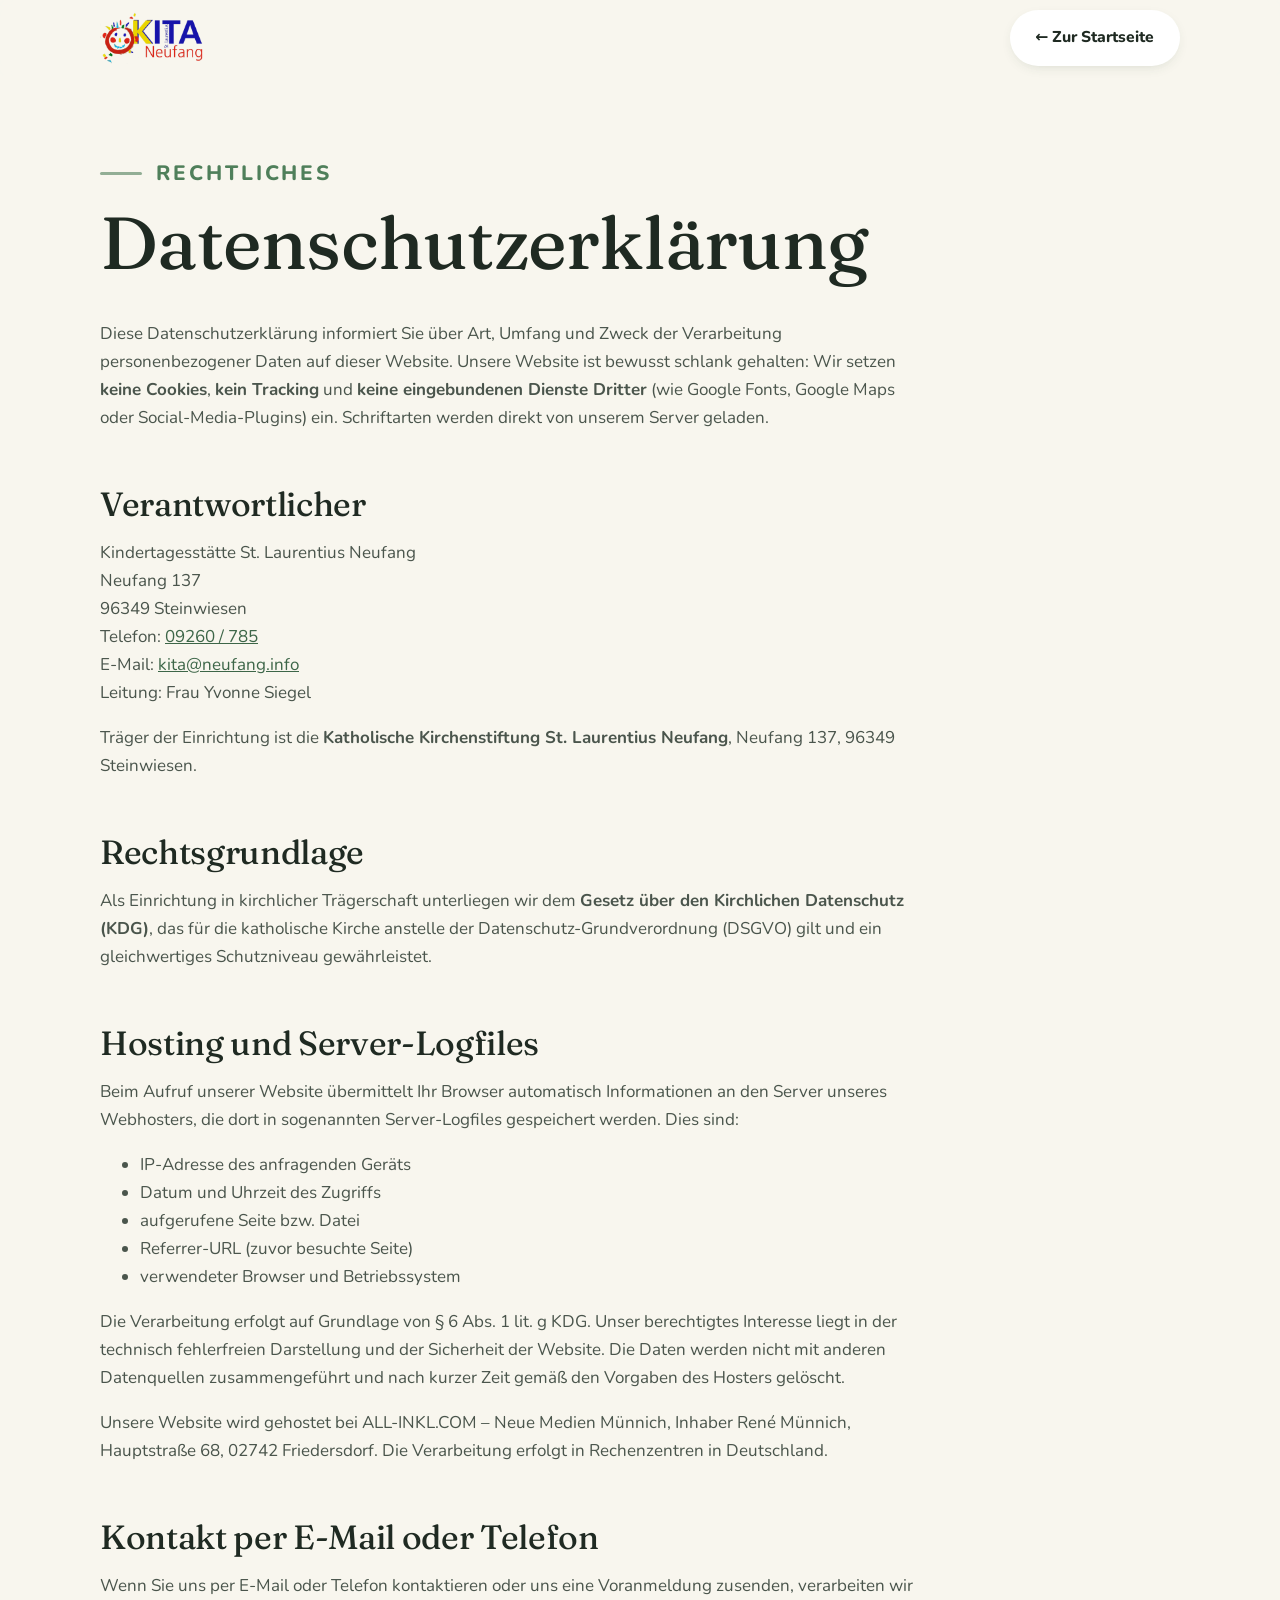
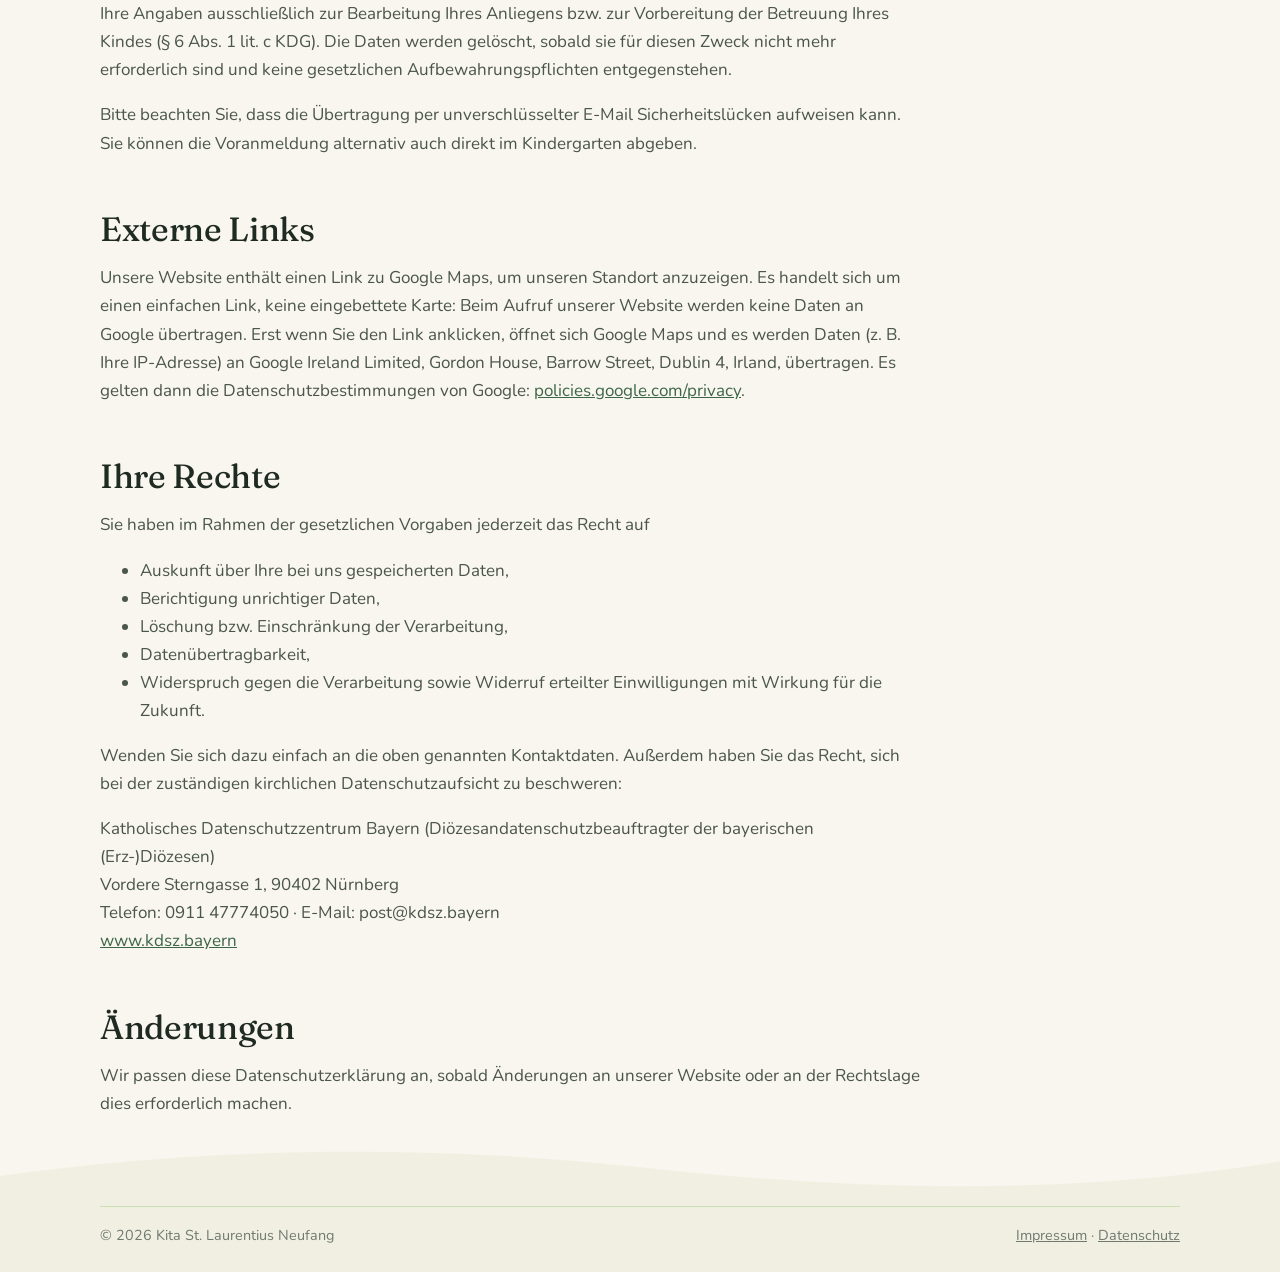
<file: datenschutz.html>
<!doctype html>
<html lang="de">
<head>
  <meta charset="utf-8">
  <meta name="viewport" content="width=device-width, initial-scale=1">
  <title>Datenschutz – Kita St. Laurentius Neufang</title>
  <meta name="robots" content="noindex, follow">
  <link rel="icon" type="image/png" sizes="32x32" href="assets/img/favicon-32.png">
  <link rel="stylesheet" href="assets/css/style.css?v=2026-10-14f">
</head>
<body>

<header class="site-header">
  <div class="container header-inner">
    <a class="brand" href="index.html" aria-label="Zur Startseite">
      <img src="assets/img/logo.png" alt="Kita St. Laurentius Neufang" width="320" height="158">
    </a>
    <a class="btn btn-ghost" href="index.html">← Zur Startseite</a>
  </div>
</header>

<main class="container page-hero">
  <div class="legal">
    <span class="eyebrow">Rechtliches</span>
    <h1>Datenschutzerklärung</h1>

    <p>Diese Datenschutzerklärung informiert Sie über Art, Umfang und Zweck der Verarbeitung personenbezogener Daten auf dieser Website. Unsere Website ist bewusst schlank gehalten: Wir setzen <strong>keine Cookies</strong>, <strong>kein Tracking</strong> und <strong>keine eingebundenen Dienste Dritter</strong> (wie Google Fonts, Google Maps oder Social-Media-Plugins) ein. Schriftarten werden direkt von unserem Server geladen.</p>

    <h2>Verantwortlicher</h2>
    <p>
      Kindertagesstätte St. Laurentius Neufang<br>
      Neufang 137<br>
      96349 Steinwiesen<br>
      Telefon: <a href="tel:+499260785">09260 / 785</a><br>
      E-Mail: <a class="js-mail" data-m="ofni.gnafuen#atik">kita [at] neufang.info</a><br>
      Leitung: Frau Yvonne Siegel
    </p>
    <p>Träger der Einrichtung ist die <strong>Katholische Kirchenstiftung St. Laurentius Neufang</strong>, Neufang 137, 96349 Steinwiesen.</p>
    <!-- TODO: Falls die Kirchenstiftung eine*n betriebliche*n Datenschutzbeauftragte*n benannt hat, hier Name/Kontakt ergänzen. -->

    <h2>Rechtsgrundlage</h2>
    <p>Als Einrichtung in kirchlicher Trägerschaft unterliegen wir dem <strong>Gesetz über den Kirchlichen Datenschutz (KDG)</strong>, das für die katholische Kirche anstelle der Datenschutz-Grundverordnung (DSGVO) gilt und ein gleichwertiges Schutzniveau gewährleistet.</p>

    <h2>Hosting und Server-Logfiles</h2>
    <p>Beim Aufruf unserer Website übermittelt Ihr Browser automatisch Informationen an den Server unseres Webhosters, die dort in sogenannten Server-Logfiles gespeichert werden. Dies sind:</p>
    <ul>
      <li>IP-Adresse des anfragenden Geräts</li>
      <li>Datum und Uhrzeit des Zugriffs</li>
      <li>aufgerufene Seite bzw. Datei</li>
      <li>Referrer-URL (zuvor besuchte Seite)</li>
      <li>verwendeter Browser und Betriebssystem</li>
    </ul>
    <p>Die Verarbeitung erfolgt auf Grundlage von § 6 Abs. 1 lit. g KDG. Unser berechtigtes Interesse liegt in der technisch fehlerfreien Darstellung und der Sicherheit der Website. Die Daten werden nicht mit anderen Datenquellen zusammengeführt und nach kurzer Zeit gemäß den Vorgaben des Hosters gelöscht.</p>
    <p>Unsere Website wird gehostet bei ALL-INKL.COM – Neue Medien Münnich, Inhaber René Münnich, Hauptstraße 68, 02742 Friedersdorf. Die Verarbeitung erfolgt in Rechenzentren in Deutschland.</p>
    <!-- TODO: Vertrag zur Auftragsverarbeitung (AVV) mit ALL-INKL abschließen bzw. prüfen (im KAS unter „Vertragsdaten“). -->

    <h2>Kontakt per E-Mail oder Telefon</h2>
    <p>Wenn Sie uns per E-Mail oder Telefon kontaktieren oder uns eine Voranmeldung zusenden, verarbeiten wir Ihre Angaben ausschließlich zur Bearbeitung Ihres Anliegens bzw. zur Vorbereitung der Betreuung Ihres Kindes (§ 6 Abs. 1 lit. c KDG). Die Daten werden gelöscht, sobald sie für diesen Zweck nicht mehr erforderlich sind und keine gesetzlichen Aufbewahrungspflichten entgegenstehen.</p>
    <p>Bitte beachten Sie, dass die Übertragung per unverschlüsselter E-Mail Sicherheitslücken aufweisen kann. Sie können die Voranmeldung alternativ auch direkt im Kindergarten abgeben.</p>

    <h2>Externe Links</h2>
    <p>Unsere Website enthält einen Link zu Google Maps, um unseren Standort anzuzeigen. Es handelt sich um einen einfachen Link, keine eingebettete Karte: Beim Aufruf unserer Website werden keine Daten an Google übertragen. Erst wenn Sie den Link anklicken, öffnet sich Google Maps und es werden Daten (z. B. Ihre IP-Adresse) an Google Ireland Limited, Gordon House, Barrow Street, Dublin 4, Irland, übertragen. Es gelten dann die Datenschutzbestimmungen von Google: <a href="https://policies.google.com/privacy" target="_blank" rel="noopener noreferrer">policies.google.com/privacy</a>.</p>

    <h2>Ihre Rechte</h2>
    <p>Sie haben im Rahmen der gesetzlichen Vorgaben jederzeit das Recht auf</p>
    <ul>
      <li>Auskunft über Ihre bei uns gespeicherten Daten,</li>
      <li>Berichtigung unrichtiger Daten,</li>
      <li>Löschung bzw. Einschränkung der Verarbeitung,</li>
      <li>Datenübertragbarkeit,</li>
      <li>Widerspruch gegen die Verarbeitung sowie Widerruf erteilter Einwilligungen mit Wirkung für die Zukunft.</li>
    </ul>
    <p>Wenden Sie sich dazu einfach an die oben genannten Kontaktdaten. Außerdem haben Sie das Recht, sich bei der zuständigen kirchlichen Datenschutzaufsicht zu beschweren:</p>
    <p>
      Katholisches Datenschutzzentrum Bayern (Diözesandatenschutzbeauftragter der bayerischen (Erz-)Diözesen)<br>
      Vordere Sterngasse 1, 90402 Nürnberg<br>
      Telefon: 0911 47774050 · E-Mail: post@kdsz.bayern<br>
      <a href="https://www.kdsz.bayern" target="_blank" rel="noopener">www.kdsz.bayern</a>
    </p>

    <h2>Änderungen</h2>
    <p>Wir passen diese Datenschutzerklärung an, sobald Änderungen an unserer Website oder an der Rechtslage dies erforderlich machen.</p>
  </div>
</main>

<footer class="site-footer" style="margin-top:80px">
  <div class="container footer-bottom">
    <span>© <span data-year>2026</span> Kita St. Laurentius Neufang</span>
    <span><a href="impressum.html">Impressum</a> · <a href="datenschutz.html">Datenschutz</a></span>
  </div>
</footer>
<script src="assets/js/main.js?v=2026-10-14f" defer></script>
</body>
</html>
</file>
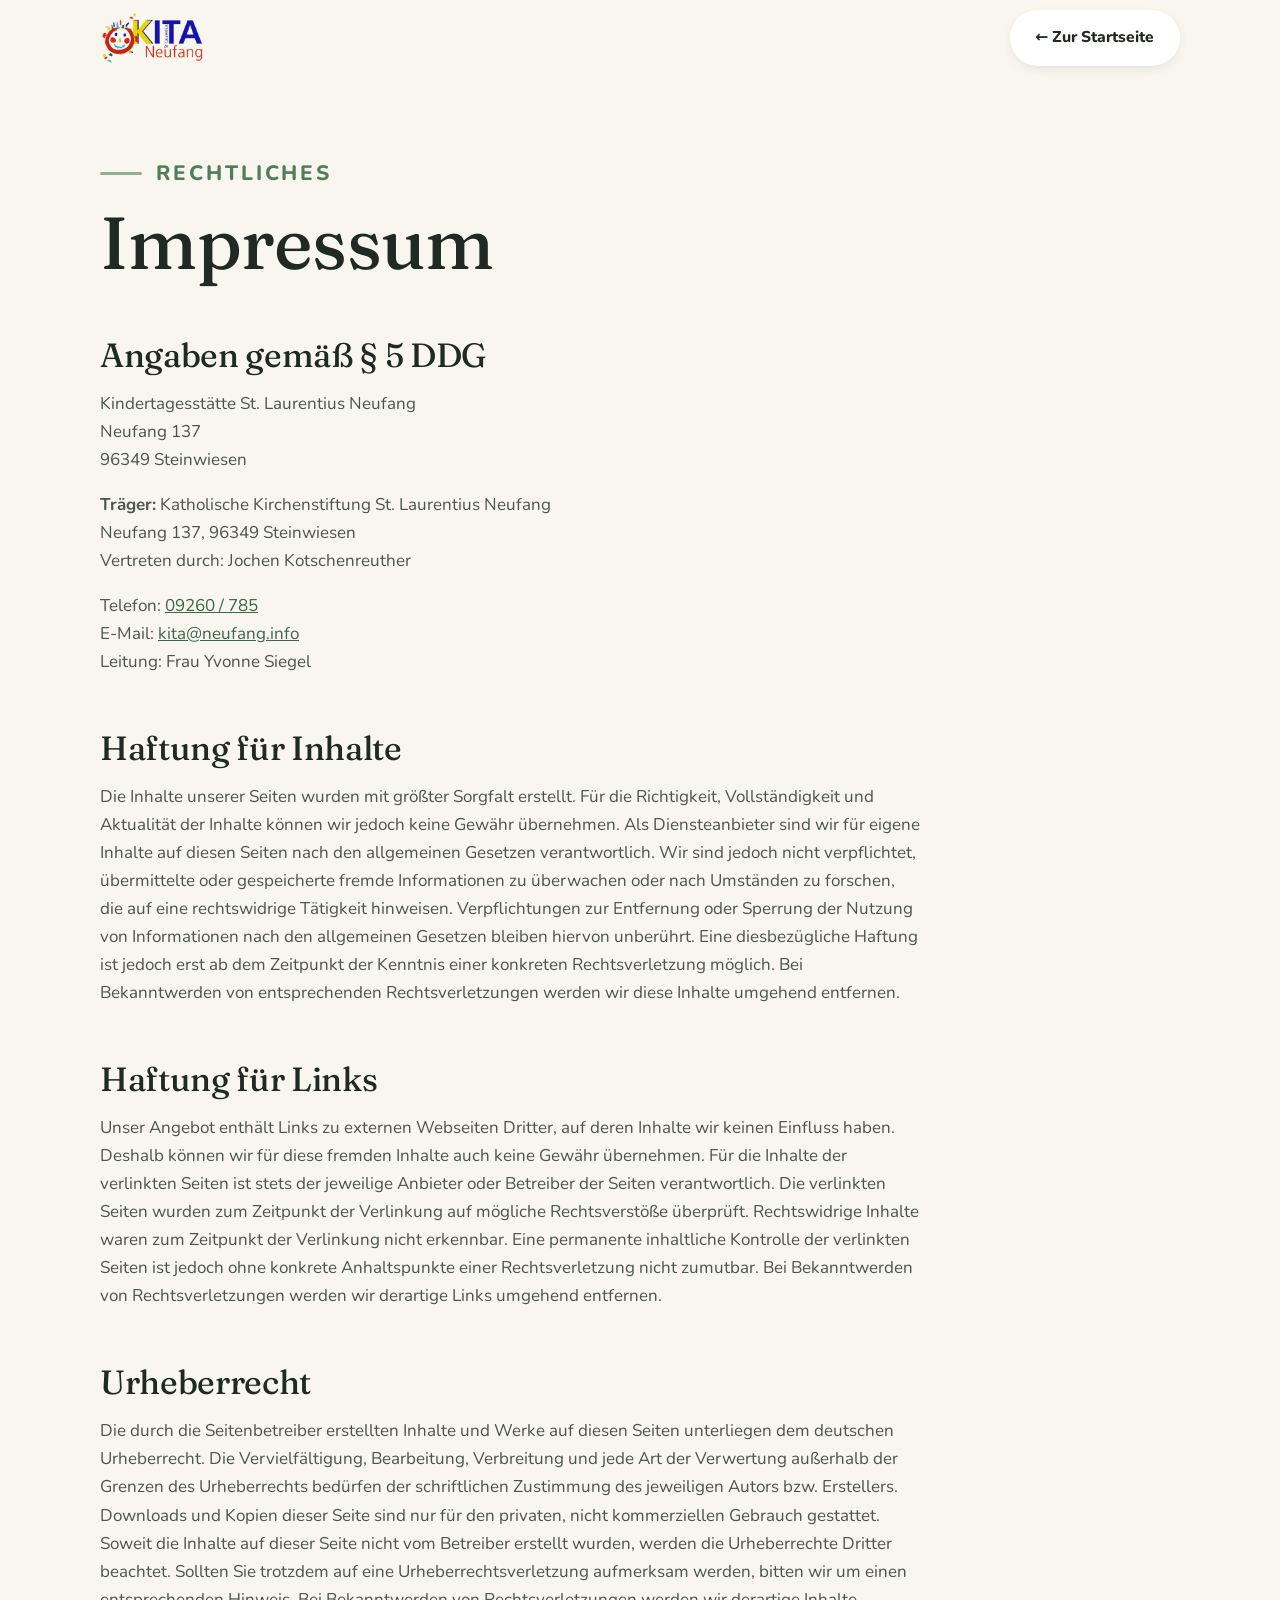
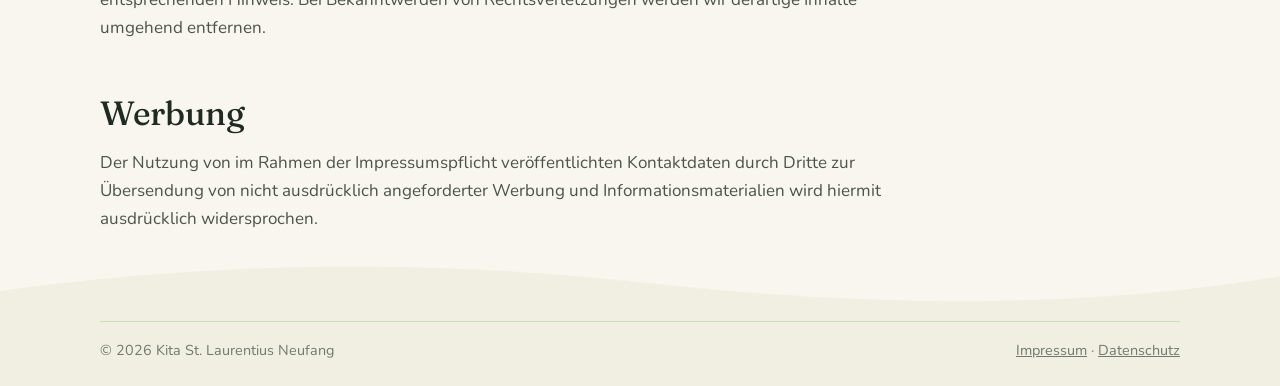
<file: impressum.html>
<!doctype html>
<html lang="de">
<head>
  <meta charset="utf-8">
  <meta name="viewport" content="width=device-width, initial-scale=1">
  <title>Impressum – Kita St. Laurentius Neufang</title>
  <meta name="robots" content="noindex, follow">
  <link rel="icon" type="image/png" sizes="32x32" href="assets/img/favicon-32.png">
  <link rel="stylesheet" href="assets/css/style.css?v=2026-10-14f">
</head>
<body>

<header class="site-header">
  <div class="container header-inner">
    <a class="brand" href="index.html" aria-label="Zur Startseite">
      <img src="assets/img/logo.png" alt="Kita St. Laurentius Neufang" width="320" height="158">
    </a>
    <a class="btn btn-ghost" href="index.html">← Zur Startseite</a>
  </div>
</header>

<main class="container page-hero">
  <div class="legal">
    <span class="eyebrow">Rechtliches</span>
    <h1>Impressum</h1>

    <h2>Angaben gemäß § 5 DDG</h2>
    <p>
      Kindertagesstätte St. Laurentius Neufang<br>
      Neufang 137<br>
      96349 Steinwiesen
    </p>
    <p>
      <strong>Träger:</strong> Katholische Kirchenstiftung St. Laurentius Neufang<br>
      Neufang 137, 96349 Steinwiesen<br>
      Vertreten durch: Jochen Kotschenreuther
    </p>
    <p>
      Telefon: <a href="tel:+499260785">09260 / 785</a><br>
      E-Mail: <a class="js-mail" data-m="ofni.gnafuen#atik">kita [at] neufang.info</a><br>
      Leitung: Frau Yvonne Siegel
    </p>

    <h2>Haftung für Inhalte</h2>
    <p>Die Inhalte unserer Seiten wurden mit größter Sorgfalt erstellt. Für die Richtigkeit, Vollständigkeit und Aktualität der Inhalte können wir jedoch keine Gewähr übernehmen. Als Diensteanbieter sind wir für eigene Inhalte auf diesen Seiten nach den allgemeinen Gesetzen verantwortlich. Wir sind jedoch nicht verpflichtet, übermittelte oder gespeicherte fremde Informationen zu überwachen oder nach Umständen zu forschen, die auf eine rechtswidrige Tätigkeit hinweisen. Verpflichtungen zur Entfernung oder Sperrung der Nutzung von Informationen nach den allgemeinen Gesetzen bleiben hiervon unberührt. Eine diesbezügliche Haftung ist jedoch erst ab dem Zeitpunkt der Kenntnis einer konkreten Rechtsverletzung möglich. Bei Bekanntwerden von entsprechenden Rechtsverletzungen werden wir diese Inhalte umgehend entfernen.</p>

    <h2>Haftung für Links</h2>
    <p>Unser Angebot enthält Links zu externen Webseiten Dritter, auf deren Inhalte wir keinen Einfluss haben. Deshalb können wir für diese fremden Inhalte auch keine Gewähr übernehmen. Für die Inhalte der verlinkten Seiten ist stets der jeweilige Anbieter oder Betreiber der Seiten verantwortlich. Die verlinkten Seiten wurden zum Zeitpunkt der Verlinkung auf mögliche Rechtsverstöße überprüft. Rechtswidrige Inhalte waren zum Zeitpunkt der Verlinkung nicht erkennbar. Eine permanente inhaltliche Kontrolle der verlinkten Seiten ist jedoch ohne konkrete Anhaltspunkte einer Rechtsverletzung nicht zumutbar. Bei Bekanntwerden von Rechtsverletzungen werden wir derartige Links umgehend entfernen.</p>

    <h2>Urheberrecht</h2>
    <p>Die durch die Seitenbetreiber erstellten Inhalte und Werke auf diesen Seiten unterliegen dem deutschen Urheberrecht. Die Vervielfältigung, Bearbeitung, Verbreitung und jede Art der Verwertung außerhalb der Grenzen des Urheberrechts bedürfen der schriftlichen Zustimmung des jeweiligen Autors bzw. Erstellers. Downloads und Kopien dieser Seite sind nur für den privaten, nicht kommerziellen Gebrauch gestattet. Soweit die Inhalte auf dieser Seite nicht vom Betreiber erstellt wurden, werden die Urheberrechte Dritter beachtet. Sollten Sie trotzdem auf eine Urheberrechtsverletzung aufmerksam werden, bitten wir um einen entsprechenden Hinweis. Bei Bekanntwerden von Rechtsverletzungen werden wir derartige Inhalte umgehend entfernen.</p>

    <h2>Werbung</h2>
    <p>Der Nutzung von im Rahmen der Impressumspflicht veröffentlichten Kontaktdaten durch Dritte zur Übersendung von nicht ausdrücklich angeforderter Werbung und Informationsmaterialien wird hiermit ausdrücklich widersprochen.</p>
  </div>
</main>

<footer class="site-footer" style="margin-top:80px">
  <div class="container footer-bottom">
    <span>© <span data-year>2026</span> Kita St. Laurentius Neufang</span>
    <span><a href="impressum.html">Impressum</a> · <a href="datenschutz.html">Datenschutz</a></span>
  </div>
</footer>
<script src="assets/js/main.js?v=2026-10-14f" defer></script>
</body>
</html>
</file>
<file: assets/css/style.css>
/* =========================================================
   Kita St. Laurentius Neufang – Stylesheet
   Farben & Schriften zentral in :root anpassen.
   ========================================================= */

@font-face {
  font-family: "Fraunces";
  src: url("../fonts/fraunces-latin-wght-normal.woff2") format("woff2-variations");
  font-weight: 100 900;
  font-display: swap;
}
@font-face {
  font-family: "Nunito";
  src: url("../fonts/nunito-latin-wght-normal.woff2") format("woff2-variations");
  font-weight: 200 1000;
  font-display: swap;
}

:root {
  /* Grundfarben */
  --cream: #f8f6ee;
  --cream-2: #f1efe2;
  --white: #ffffff;
  --ink: #1f2a22;
  --ink-soft: #4a554c;
  --muted: #6f7a70;

  /* Salbeigrün */
  --green-50: #eef4e6;
  --green-100: #dfeccf;
  --green-200: #c9dfb4;
  --green-400: #8db58a;
  --green-500: #6e9e78;
  --green-600: #4f7f5a;
  --green-700: #3d6648;

  /* Pastell-Kreise */
  --peach: #f7d9cc;
  --butter: #fbf2c4;
  --sky: #dcebf5;
  --mint: #dcefe0;
  --lilac: #e9e1f3;
  --rose: #f6dfe4;

  /* Akzente aus dem Logo (sparsam!) */
  --logo-red: #d8442f;
  --logo-yellow: #f2c230;
  --logo-blue: #23309a;

  --radius: 22px;
  --radius-lg: 32px;
  --shadow: 0 10px 30px -12px rgba(46, 74, 52, 0.25);
  --shadow-sm: 0 4px 14px -6px rgba(46, 74, 52, 0.22);
  --max: 1160px;

  --font-display: "Fraunces", Georgia, "Times New Roman", serif;
  --font-body: "Nunito", "Segoe UI", system-ui, -apple-system, sans-serif;
}

*,
*::before,
*::after { box-sizing: border-box; }

html { scroll-behavior: smooth; scroll-padding-top: 88px; }
@media (prefers-reduced-motion: reduce) { html { scroll-behavior: auto; } }

body {
  margin: 0;
  background: var(--cream);
  color: var(--ink);
  font-family: var(--font-body);
  font-size: 1.0625rem;
  line-height: 1.65;
  -webkit-font-smoothing: antialiased;
}

img { max-width: 100%; height: auto; display: block; }
a { color: var(--green-700); }
a:hover { color: var(--green-600); }

h1, h2, h3 {
  font-family: var(--font-display);
  font-weight: 450;
  line-height: 1.08;
  letter-spacing: -0.01em;
  margin: 0 0 0.5em;
  font-variation-settings: "SOFT" 100, "WONK" 0;
}
h1 { font-size: clamp(2.6rem, 6vw, 4.6rem); }
h2 { font-size: clamp(2.1rem, 4.4vw, 3.4rem); }
h3 { font-size: 1.35rem; font-family: var(--font-body); font-weight: 800; letter-spacing: 0; }
p { margin: 0 0 1em; }

.accent { color: var(--green-500); font-style: italic; }

.container {
  width: 100%;
  max-width: var(--max);
  margin-inline: auto;
  padding-inline: clamp(16px, 4vw, 40px);
}

.eyebrow {
  display: inline-flex;
  align-items: center;
  gap: 0.7em;
  font-size: clamp(1.05rem, 1.7vw, 1.3rem);
  font-weight: 800;
  letter-spacing: 0.14em;
  text-transform: uppercase;
  color: var(--green-600);
  margin-bottom: 0.8rem;
}
/* kurzer Strich davor, bei zentrierten Köpfen auch dahinter */
.eyebrow::before,
.center .eyebrow::after,
.motto .eyebrow::after {
  content: "";
  width: 2em;
  height: 3px;
  border-radius: 3px;
  background: currentColor;
  opacity: 0.6;
}

.section { --abstand-oben: clamp(64px, 9vw, 110px); padding-block: var(--abstand-oben) clamp(64px, 9vw, 110px); position: relative; }
/* Sprung per Menü: Abstand oben überspringen, damit die Überschrift direkt unter dem Menü landet */
.section[id] { scroll-margin-top: calc(-1 * var(--abstand-oben)); }
.section-head { max-width: 720px; margin-bottom: clamp(32px, 5vw, 56px); }
.section-head.center { margin-inline: auto; text-align: center; }
.lead { font-size: 1.15rem; color: var(--ink-soft); }

/* ---------- Buttons ---------- */
.btn {
  display: inline-flex;
  align-items: center;
  gap: 0.6em;
  padding: 0.85em 1.5em;
  border-radius: 999px;
  font-weight: 800;
  font-size: 0.98rem;
  text-decoration: none;
  border: 2px solid transparent;
  cursor: pointer;
  transition: transform 0.15s ease, background 0.15s ease, box-shadow 0.15s ease;
  font-family: inherit;
}
.btn svg { width: 1.1em; height: 1.1em; flex: none; }
.btn:hover { transform: translateY(-2px); }
.btn-primary { background: var(--green-600); color: #fff; box-shadow: var(--shadow-sm); }
.btn-primary:hover { background: var(--green-700); color: #fff; }
.btn-ghost { background: var(--white); color: var(--ink); box-shadow: var(--shadow-sm); }
.btn-ghost:hover { color: var(--green-700); }
.btn-light { background: var(--cream); color: var(--green-700); }
.btn-light:hover { background: #fff; color: var(--green-700); }

/* ---------- Header ---------- */
.site-header {
  position: sticky;
  top: 0;
  z-index: 50;
  background: rgba(248, 246, 238, 0.88);
  backdrop-filter: saturate(140%) blur(10px);
  -webkit-backdrop-filter: saturate(140%) blur(10px);
  transition: box-shadow 0.2s ease;
}
.site-header.scrolled { box-shadow: 0 6px 20px -14px rgba(0, 0, 0, 0.35); }
.header-inner {
  display: flex;
  align-items: center;
  justify-content: space-between;
  gap: 24px;
  min-height: 76px;
}
.brand { display: flex; align-items: center; flex: none; transition: opacity 0.35s ease, transform 0.35s ease; }
/* Header-Logo erst zeigen, wenn das große Hero-Logo aus dem Bild ist (nur mit JS, sonst immer sichtbar) */
.js-logo .site-header:not(.brand-sichtbar) .brand { opacity: 0; transform: translateY(-8px); pointer-events: none; }
.brand img { height: 52px; width: auto; }

.main-nav ul {
  list-style: none;
  display: flex;
  align-items: center;
  gap: 4px;
  margin: 0;
  padding: 0;
}
.main-nav a {
  display: block;
  padding: 8px 12px;
  border-radius: 999px;
  color: var(--ink-soft);
  font-weight: 700;
  font-size: 0.95rem;
  text-decoration: none;
  transition: background 0.2s ease, color 0.2s ease;
}
.main-nav a:hover,
.main-nav a.active { background: var(--green-100); color: var(--green-700); }
.main-nav .nav-cta { margin-left: 10px; }
.main-nav .nav-cta a { background: var(--green-600); color: #fff; padding: 10px 20px; }
.main-nav .nav-cta a:hover { background: var(--green-700); color: #fff; }

.nav-toggle {
  display: none;
  width: 46px;
  height: 46px;
  border: 0;
  border-radius: 14px;
  background: var(--green-100);
  color: var(--green-700);
  cursor: pointer;
  align-items: center;
  justify-content: center;
}
.nav-toggle svg { width: 24px; height: 24px; }

@media (max-width: 1060px) {
  .nav-toggle { display: inline-flex; }
  .main-nav {
    position: absolute;
    top: 100%;
    left: 0;
    right: 0;
    background: var(--cream);
    box-shadow: 0 18px 30px -18px rgba(0, 0, 0, 0.35);
    padding: 8px clamp(16px, 4vw, 40px) 20px;
    display: none;
  }
  .main-nav.open { display: block; }
  .main-nav ul { flex-direction: column; align-items: stretch; }
  .main-nav a { padding: 12px 16px; font-size: 1.05rem; }
  .main-nav .nav-cta { margin: 8px 0 0; }
  .main-nav .nav-cta a { text-align: center; }
}

/* ---------- Wellen-Trenner ---------- */
.wave { display: block; width: 100%; height: clamp(40px, 7vw, 90px); }

/* Sanfte Welle statt gerader Kante, wo die Hintergrundfarbe wechselt:
   jeder Abschnitt ragt mit einer Welle in seiner eigenen Farbe in den vorherigen hinein */
.team, #zeiten, .fees, #kontakt, .site-footer { position: relative; }
#zeiten, #kontakt { background: var(--cream); } /* sonst durchsichtig – die Welle braucht eine eigene Farbe */
.team::before, #zeiten::before, .fees::before, #kontakt::before, .site-footer::before {
  content: "";
  position: absolute;
  left: 0;
  right: 0;
  bottom: 100%;
  height: clamp(24px, 4.5vw, 64px);
  margin-bottom: -1px;
  background: inherit;
  pointer-events: none;
  -webkit-mask: url("data:image/svg+xml,%3Csvg xmlns='http://www.w3.org/2000/svg' viewBox='0 0 1440 40' preserveAspectRatio='none'%3E%3Cpath d='M0 24 C240 4 480 2 720 18 S1200 38 1440 14 V40 H0Z'/%3E%3C/svg%3E") 0 0 / 100% 100% no-repeat;
  mask: url("data:image/svg+xml,%3Csvg xmlns='http://www.w3.org/2000/svg' viewBox='0 0 1440 40' preserveAspectRatio='none'%3E%3Cpath d='M0 24 C240 4 480 2 720 18 S1200 38 1440 14 V40 H0Z'/%3E%3C/svg%3E") 0 0 / 100% 100% no-repeat;
}
/* gespiegelt, damit nicht jede Welle gleich aussieht */
#zeiten::before, #kontakt::before { transform: scaleX(-1); }

/* ---------- Hero ---------- */
.hero {
  position: relative;
  overflow: hidden;
  padding-top: clamp(24px, 5vw, 56px);
  /* mindestens bildschirmhoch (abzüglich Menüleiste), Inhalt senkrecht mittig –
     so ist beim Öffnen nur die Startseite zu sehen, auch auf großen Monitoren */
  display: flex;
  flex-direction: column;
  min-height: calc(100vh - 76px);
  min-height: calc(100svh - 76px);
}
.hero > .hero-grid { flex: 1; }
.hero::before {
  /* zarte Wolken im Hintergrund */
  content: "";
  position: absolute;
  inset: 0;
  background:
    radial-gradient(closest-side, rgba(220, 235, 245, 0.85), transparent) -6% 4% / 280px 200px no-repeat,
    radial-gradient(closest-side, rgba(220, 235, 245, 0.8), transparent) 96% 0% / 380px 220px no-repeat,
    radial-gradient(closest-side, rgba(220, 235, 245, 0.6), transparent) 70% 18% / 220px 120px no-repeat;
  pointer-events: none;
}
.hero-grid {
  position: relative;
  display: grid;
  grid-template-columns: 1fr 1.15fr;
  align-items: center;
  gap: clamp(16px, 4vw, 48px);
}
.hero-text { padding-bottom: clamp(16px, 3vw, 40px); }
.hero-text p { font-size: clamp(1.1rem, 1.35vw, 1.25rem); line-height: 1.65; color: var(--ink-soft); max-width: 30em; text-wrap: pretty; }
.hero-text p strong { color: var(--ink); font-weight: 800; }
.hero-logo-wrap {
  position: relative;
  width: fit-content;
  margin: 0 0 clamp(18px, 3vw, 30px) -6px;
}
.hero-logo {
  display: block;
  width: clamp(220px, 28vw, 340px);
  height: auto;
  animation: logo-auftritt 0.9s cubic-bezier(0.2, 0.8, 0.2, 1.1) both;
}

@keyframes logo-auftritt {
  from { opacity: 0; transform: translateY(-14px) scale(0.92); }
  to { opacity: 1; transform: none; }
}
.hero h1 { font-size: clamp(2.4rem, 5vw, 4rem); }
.hero-text { padding-top: 0; }
/* Slogan als "Treppe": jede Zeile etwas größer und weiter eingerückt – die Schrift wächst mit */
.hero h1.slogan { font-size: 1rem; font-weight: 500; line-height: 1.05; margin-bottom: clamp(1.2rem, 2.2vw, 1.9rem); }
.slogan > span { display: block; }
.slogan-over {
  font: 800 0.95rem/1 var(--font-body);
  text-transform: uppercase;
  letter-spacing: 0.22em;
  color: var(--green-600);
  margin-bottom: 0.7em;
}
.slogan .z1 { font-size: clamp(1.6rem, 2.8vw, 2.2rem); color: var(--ink-soft); }
.slogan .z2 { font-size: clamp(2.1rem, 3.8vw, 3rem); padding-left: 0.9em; font-style: italic; color: var(--green-600); }
.slogan .z3 { font-size: clamp(2.5rem, 4.8vw, 3.8rem); padding-left: 1.6em; color: var(--green-700); }
.hero-actions { display: flex; flex-wrap: wrap; gap: 12px; margin-top: 1.6rem; }
.hero-art { position: relative; }
.hero-art .fallback {
  -webkit-mask-image: linear-gradient(#000 78%, transparent);
  mask-image: linear-gradient(#000 78%, transparent);
}
.hero-bottom { margin-top: -2px; background: var(--green-100); }

/* Illustration-Mechanik:
   Liegt eine generierte Illustration (img.ill) vor, wird die SVG-Ersatzgrafik ausgeblendet.
   Fehlt die Datei, entfernt sich das <img> selbst (onerror) und die SVG bleibt sichtbar. */
.art:has(img.ill) .fallback { display: none; }
.art img.ill { width: 100%; height: auto; }
.hero-art, .about-art { width: 100%; }
.hero-art > .fallback, .about-art > .fallback { width: 100%; height: auto; display: block; }

@media (max-width: 820px) {
  .hero-grid { grid-template-columns: 1fr; }
  .hero-text { padding-bottom: 0; }
  .hero-art { max-width: 560px; margin-inline: auto; }
}

/* ---------- Über uns ---------- */
.about { background: var(--green-100); --abstand-oben: clamp(32px, 5vw, 60px); padding-block: var(--abstand-oben) clamp(40px, 6vw, 72px); }
.about-grid {
  display: grid;
  grid-template-columns: 1.05fr 1fr;
  gap: clamp(24px, 5vw, 64px);
  align-items: center;
}
.about-text p { color: var(--ink-soft); }

/* Kernaussage: groß, in der Schmuckschrift, mit dezentem Textmarker */
.about-text .about-kern {
  font-family: var(--font-display);
  font-size: clamp(1.35rem, 2.3vw, 1.7rem);
  line-height: 1.4;
  color: var(--ink);
  margin-bottom: 1.4rem;
}
/* Fließtext darunter als ruhiger Block mit feiner Linie */
.about-kern ~ p {
  border-left: 3px solid var(--green-400);
  padding-left: 1.1rem;
  margin-bottom: 0;
  padding-bottom: 1em;
}
.about-kern ~ p:last-of-type { padding-bottom: 0; }
.about-kern mark {
  color: inherit;
  background: linear-gradient(transparent 62%, #f7e08a 62%, #f7e08a 90%, transparent 90%) no-repeat 0 0 / 100% 100%;
  padding-inline: 2px;
  -webkit-box-decoration-break: clone;
  box-decoration-break: clone;
}
/* Marker "zieht" sich beim Einblenden über die Wörter */
.reveal .about-kern mark { background-size: 0 100%; transition: background-size 0.9s ease 0.5s; }
.reveal .about-kern mark + mark { transition-delay: 1s; }
.reveal.in .about-kern mark { background-size: 100% 100%; }

.about .values {
  display: flex;
  flex-wrap: wrap;
  gap: 10px;
  margin: 1.4rem 0 0;
  padding: 0;
  list-style: none;
}
.about .values li {
  background: var(--white);
  border-radius: 999px;
  padding: 8px 16px;
  font-weight: 700;
  font-size: 0.95rem;
  color: var(--green-700);
  box-shadow: var(--shadow-sm);
}
@media (max-width: 820px) {
  .about-grid { grid-template-columns: 1fr; }
  /* Bild mobil nach dem Text – sonst stünde es direkt unter dem Hero-Bild */
  .about-art { max-width: 520px; margin-inline: auto; }
}

/* ---------- Angebote ---------- */
.programs { background: linear-gradient(var(--green-100), var(--cream) 40%); }
.program-grid {
  display: grid;
  grid-template-columns: repeat(3, 1fr);
  gap: clamp(20px, 3vw, 36px);
}
.program {
  appearance: none;
  display: flex;
  flex-direction: column;
  align-items: center;
  justify-content: flex-start;
  border: 0;
  background: transparent;
  font: inherit;
  color: inherit;
  text-align: center;
  cursor: pointer;
  padding: 18px 12px 22px;
  border-radius: var(--radius-lg);
  transition: background 0.2s ease, transform 0.2s ease;
}
.program:hover,
.program:focus-visible { background: var(--white); transform: translateY(-4px); box-shadow: var(--shadow); }
.program .circle {
  width: clamp(130px, 16vw, 168px);
  aspect-ratio: 1;
  max-width: 100%;
  margin: 0 auto 18px;
  border-radius: 50%;
  display: grid;
  place-items: center;
  overflow: hidden;
}
.program .circle svg { width: 52%; height: auto; }
.program .circle img.ill { width: 76%; height: auto; }
.program h3 { margin-bottom: 0.3em; }
.program p { color: var(--muted); margin: 0 auto; max-width: 18em; font-size: 0.98rem; }
.program .more {
  display: inline-flex;
  align-items: center;
  gap: 6px;
  margin-top: 12px;
  font-weight: 800;
  font-size: 0.9rem;
  color: var(--green-600);
}
.program .more svg { width: 1em; height: 1em; }

.bg-peach { background: var(--peach); }
.bg-butter { background: var(--butter); }
.bg-sky { background: var(--sky); }
.bg-mint { background: var(--mint); }
.bg-lilac { background: var(--lilac); }
.bg-rose { background: var(--rose); }

@media (max-width: 860px) { .program-grid { grid-template-columns: repeat(2, 1fr); } }
@media (max-width: 480px) { .program-grid { grid-template-columns: 1fr; } }

/* Detail-Dialog */
dialog.info {
  border: 0;
  border-radius: var(--radius-lg);
  padding: 0;
  width: min(640px, calc(100vw - 32px));
  max-height: calc(100dvh - 48px);
  background: var(--cream);
  color: var(--ink);
  box-shadow: 0 30px 80px -20px rgba(0, 0, 0, 0.45);
}
dialog.info::backdrop { background: rgba(31, 42, 34, 0.45); backdrop-filter: blur(3px); }
dialog.info .info-head {
  display: flex;
  align-items: center;
  gap: 16px;
  padding: 28px 28px 0;
}
dialog.info .info-head .dot {
  width: 64px;
  height: 64px;
  border-radius: 50%;
  display: grid;
  place-items: center;
  flex: none;
}
dialog.info .info-head .dot svg { width: 58%; }
dialog.info .info-head .dot img { width: 80%; height: auto; }
dialog.info h3 { font-family: var(--font-display); font-weight: 500; font-size: 1.8rem; margin: 0; }
dialog.info .info-body { padding: 18px 28px 28px; color: var(--ink-soft); }
dialog.info .close {
  position: absolute;
  top: 14px;
  right: 14px;
  width: 40px;
  height: 40px;
  border-radius: 50%;
  border: 0;
  background: var(--white);
  cursor: pointer;
  display: grid;
  place-items: center;
  box-shadow: var(--shadow-sm);
}
dialog.info .close svg { width: 18px; height: 18px; }

/* ---------- Leitspruch-Band ---------- */
.motto { background: var(--green-500); color: #fff; text-align: center; }
.motto-wave-top { background: var(--cream); }
.motto-wave-bottom { background: var(--cream); margin-top: -1px; }
.motto-wave-top { margin-bottom: -1px; }
.motto blockquote {
  margin: 0 auto;
  max-width: 900px;
  font-family: var(--font-display);
  font-size: clamp(2rem, 5vw, 3.6rem);
  line-height: 1.12;
  font-weight: 400;
}
.motto blockquote::before,
.motto blockquote::after { color: var(--green-200); }
.motto blockquote::before { content: "„"; }
.motto blockquote::after { content: "“"; }
.motto .eyebrow { color: var(--green-100); }
.stats {
  display: grid;
  grid-auto-flow: column;
  grid-auto-columns: minmax(0, 248px);
  justify-content: center;
  gap: 18px;
  width: 100%;
  margin: clamp(36px, 5vw, 56px) auto 0;
  padding: 0;
  list-style: none;
}
.stats li {
  background: var(--cream);
  color: var(--ink);
  border-radius: var(--radius);
  padding: 22px 12px;
  box-shadow: var(--shadow);
}
.stats strong {
  display: block;
  font-family: var(--font-display);
  font-weight: 500;
  font-size: clamp(2.4rem, 5vw, 3.2rem);
  line-height: 1;
  color: var(--green-600);
}
.stats span { font-weight: 700; color: var(--muted); }
@media (max-width: 520px) { .stats { gap: 10px; } .stats li { padding: 16px 6px; } }

/* ---------- Gruppen ---------- */
.group-grid {
  display: grid;
  grid-template-columns: repeat(3, 1fr);
  gap: clamp(18px, 3vw, 28px);
}
.group {
  background: var(--white);
  border-radius: var(--radius-lg);
  padding: 28px 28px 30px;
  box-shadow: var(--shadow);
  position: relative;
  overflow: hidden;
}
.group .art {
  width: 132px;
  height: 132px;
  border-radius: 50%;
  display: grid;
  place-items: center;
  margin-bottom: 18px;
  overflow: hidden;
}
.group .art svg { width: 56%; }
.group .art img.ill { width: 84%; }
.group h3 { font-family: var(--font-display); font-weight: 500; font-size: 1.75rem; margin-bottom: 0.2em; }
.group .age {
  display: inline-block;
  background: var(--green-50);
  color: var(--green-700);
  font-weight: 800;
  font-size: 0.85rem;
  padding: 4px 12px;
  border-radius: 999px;
  margin-bottom: 14px;
}
.group p { color: var(--ink-soft); margin: 0; }
@media (max-width: 900px) { .group-grid { grid-template-columns: 1fr; max-width: 560px; margin-inline: auto; } }

/* ---------- Team ---------- */
.team { background: var(--cream-2); }
.team-grid {
  display: grid;
  grid-template-columns: repeat(5, 1fr);
  gap: clamp(18px, 3vw, 32px) clamp(12px, 2vw, 24px);
  list-style: none;
  margin: 0;
  padding: 0;
}
.member { text-align: center; }
.member img {
  width: 100%;
  max-width: 170px;
  aspect-ratio: 1;
  object-fit: cover;
  object-position: center 25%;
  border-radius: 50%;
  margin: -15px auto -3px; /* gleicht die Verkleinerung (scale 0.85) im Ruhezustand aus */
  border: 5px solid var(--white);
  box-shadow: var(--shadow-sm);
}
.member strong { display: block; font-weight: 800; line-height: 1.3; }
.member > span {
  display: block;
  color: var(--muted);
  font-size: 0.92rem;
  line-height: 1.35;
  margin-top: 2px;
  min-height: 2.7em; /* 2 Zeilen reservieren, damit die Gruppen-Schilder auf gleicher Höhe beginnen */
}
.member .tags { display: flex; flex-direction: column; align-items: center; gap: 6px; margin-top: 8px; }
.tag {
  display: inline-block;
  font-size: 0.78rem;
  font-weight: 700;
  line-height: 1.3;
  padding: 4px 10px;
  border-radius: 999px;
  color: var(--ink-soft);
}
.tag b { display: block; font-size: 0.66rem; letter-spacing: 0.08em; text-transform: uppercase; color: var(--green-700); margin-top: 1px; }
.t-perlen { background: var(--sky); }
.t-edelstein { background: var(--peach); }
.t-goldtaler { background: var(--butter); }

.team-filter { display: flex; flex-wrap: wrap; justify-content: center; gap: 10px; margin: -12px 0 36px; }
.chip {
  font: inherit;
  font-weight: 800;
  font-size: 0.92rem;
  padding: 8px 18px;
  border-radius: 999px;
  border: 2px solid transparent;
  background: var(--white);
  color: var(--ink-soft);
  cursor: pointer;
  box-shadow: var(--shadow-sm);
  transition: transform 0.15s ease, border-color 0.15s ease;
}
.chip:hover { transform: translateY(-2px); }
.chip.active { border-color: var(--green-600); color: var(--green-700); }
.chip[class*="t-"] { background: var(--white); }
.chip[class*="t-"]::before {
  content: "";
  display: inline-block;
  width: 10px;
  height: 10px;
  border-radius: 50%;
  margin-right: 8px;
  vertical-align: 0;
  border: 1px solid rgba(0, 0, 0, 0.12);
}
.chip.t-perlen::before { background: var(--sky); }
.chip.t-edelstein::before { background: var(--peach); }
.chip.t-goldtaler::before { background: var(--butter); }
.member.hidden { display: none; }

@media (max-width: 960px) { .team-grid { grid-template-columns: repeat(3, 1fr); } }
@media (max-width: 560px) { .team-grid { grid-template-columns: repeat(2, 1fr); } }

/* ---------- Zeiten ---------- */
.times-grid {
  display: grid;
  grid-template-columns: repeat(3, 1fr);
  gap: clamp(18px, 3vw, 28px);
  align-items: start;
}
.card {
  background: var(--white);
  border-radius: var(--radius-lg);
  padding: 28px;
  box-shadow: var(--shadow);
}
.card-title {
  display: flex;
  align-items: center;
  gap: 12px;
  margin-bottom: 18px;
}
.card-title .icon {
  width: 46px;
  height: 46px;
  border-radius: 50%;
  display: grid;
  place-items: center;
  flex: none;
}
.card-title .icon svg { width: 24px; height: 24px; }
.card-title h3 { margin: 0; }
.time-list { list-style: none; margin: 0; padding: 0; }
.time-list li {
  display: flex;
  justify-content: space-between;
  gap: 12px;
  padding: 10px 0;
  border-bottom: 1px dashed var(--green-200);
}
.time-list li:last-child { border-bottom: 0; }
.time-list .label { color: var(--muted); font-weight: 700; }
.time-list .value { font-weight: 800; text-align: right; white-space: nowrap; }
.time-list .label small { display: block; font-weight: 600; font-size: 0.85rem; }
.time-sub { margin: 16px 0 4px; font-size: 0.8rem; font-weight: 800; letter-spacing: 0.14em; text-transform: uppercase; color: var(--green-500); }

.closing-list li { flex-direction: column; gap: 0; }
.closing-list .value { text-align: left; white-space: normal; }
.closing-list li.past { opacity: 0.45; }
.closing-list li.past .value { text-decoration: line-through; text-decoration-thickness: 1px; }
.note {
  margin-top: 16px;
  background: var(--butter);
  border-radius: 14px;
  padding: 12px 16px;
  font-weight: 700;
  font-size: 0.95rem;
}
@media (max-width: 960px) { .times-grid { grid-template-columns: 1fr 1fr; } .times-grid .card:last-child { grid-column: 1 / -1; } }
@media (max-width: 640px) { .times-grid { grid-template-columns: 1fr; } }

/* ---------- Beiträge ---------- */
.fees { background: var(--green-50); }
.fee-grid { display: grid; grid-template-columns: 1fr 1fr; gap: clamp(18px, 3vw, 28px); }
.fee-table { width: 100%; border-collapse: collapse; }
.fee-table th,
.fee-table td { padding: 11px 4px; border-bottom: 1px dashed var(--green-200); text-align: left; }
.fee-table th { font-size: 0.8rem; letter-spacing: 0.12em; text-transform: uppercase; color: var(--muted); font-weight: 800; }
.fee-table td:last-child,
.fee-table th:last-child { text-align: right; }
.fee-table td:last-child { font-weight: 800; color: var(--green-700); white-space: nowrap; }
.fee-table tr:last-child td { border-bottom: 0; }
.fee-note { text-align: center; color: var(--ink-soft); margin-top: 28px; }
@media (max-width: 760px) { .fee-grid { grid-template-columns: 1fr; } }

/* ---------- Voranmeldung & Kontakt ---------- */
.signup-grid {
  display: grid;
  grid-template-columns: 1.15fr 1fr;
  gap: clamp(20px, 4vw, 40px);
  align-items: stretch;
}
.signup {
  background: var(--green-600);
  color: #fff;
  border-radius: var(--radius-lg);
  padding: clamp(28px, 4vw, 44px);
  box-shadow: var(--shadow);
  position: relative;
  overflow: hidden;
}
.signup h2 { color: #fff; }
.signup .eyebrow { color: var(--green-100); }
.steps { list-style: none; margin: 0 0 28px; padding: 0; counter-reset: step; }
.steps li {
  counter-increment: step;
  display: flex;
  gap: 14px;
  align-items: flex-start;
  padding: 10px 0;
}
.steps li::before {
  content: counter(step);
  flex: none;
  width: 34px;
  height: 34px;
  border-radius: 50%;
  background: var(--cream);
  color: var(--green-700);
  font-weight: 900;
  display: grid;
  place-items: center;
}
.steps a { color: #fff; font-weight: 800; }
.signup .btn-row { display: flex; flex-wrap: wrap; gap: 12px; }

.contact h3 { font-family: var(--font-display); font-weight: 500; font-size: 1.8rem; }
.contact-list { list-style: none; margin: 0 0 22px; padding: 0; }
.contact-list li { display: flex; gap: 14px; align-items: flex-start; padding: 10px 0; }
.contact-list .icon {
  width: 42px;
  height: 42px;
  border-radius: 50%;
  display: grid;
  place-items: center;
  flex: none;
}
.contact-list .icon svg { width: 20px; height: 20px; }
.contact-list a { font-weight: 800; text-decoration: none; }
.contact-list small { display: block; color: var(--muted); font-size: 0.85rem; }
@media (max-width: 860px) { .signup-grid { grid-template-columns: 1fr; } }

/* ---------- Footer ---------- */
.site-footer { background: var(--cream-2); padding-top: 8px; }
.footer-wave { background: var(--cream); }
.footer-grid {
  display: grid;
  grid-template-columns: 1.4fr 1fr 1fr 1fr;
  gap: 32px;
  padding-block: 40px 32px;
}
.footer-grid h4 {
  font-size: 0.85rem;
  letter-spacing: 0.14em;
  text-transform: uppercase;
  color: var(--green-600);
  margin: 0 0 14px;
}
.footer-grid ul { list-style: none; margin: 0; padding: 0; }
.footer-grid li { padding: 3px 0; }
.footer-grid a { color: var(--ink-soft); text-decoration: none; }
.footer-grid a:hover { color: var(--green-700); text-decoration: underline; }
.footer-brand img { height: 64px; width: auto; margin-bottom: 14px; }
.footer-brand p { color: var(--ink-soft); max-width: 22em; }
.footer-bottom {
  position: relative;
  padding-block: 18px 24px;
  display: flex;
  flex-wrap: wrap;
  justify-content: space-between;
  gap: 10px;
  font-size: 0.9rem;
  color: var(--muted);
}
.footer-bottom::before {
  content: "";
  position: absolute;
  top: 0;
  left: clamp(16px, 4vw, 40px);
  right: clamp(16px, 4vw, 40px);
  border-top: 1px solid var(--green-200);
}
.footer-bottom a { color: var(--muted); }
@media (max-width: 860px) { .footer-grid { grid-template-columns: 1fr 1fr; } .footer-brand { grid-column: 1 / -1; } }
@media (max-width: 480px) { .footer-grid { grid-template-columns: 1fr; } }

/* ---------- Unterseiten (Impressum / Datenschutz) ---------- */
.page-hero { padding-block: clamp(40px, 7vw, 80px) 0; }
.legal { max-width: 820px; }
.legal h2 { font-size: clamp(1.6rem, 3vw, 2.1rem); margin-top: 1.6em; }
.legal h3 { font-size: 1.1rem; margin-top: 1.4em; }
.legal p, .legal li { color: var(--ink-soft); }
.todo {
  background: var(--butter);
  border-left: 4px solid var(--logo-yellow);
  padding: 10px 14px;
  border-radius: 8px;
  font-weight: 700;
}

/* ---------- Bewegung ---------- */
.reveal {
  opacity: 0;
  transform: translateY(24px);
  transition: opacity 0.7s ease, transform 0.7s cubic-bezier(0.2, 0.7, 0.2, 1);
  transition-delay: var(--d, 0ms);
}
.reveal.in { opacity: 1; transform: none; }

/* Header wird beim Scrollen schmaler. Die 14px weniger Höhe gleicht margin-bottom aus,
   damit der Inhalt darunter nicht springt – sonst wackelt der Header nahe ganz oben
   zwischen beiden Zuständen hin und her. */
.site-header { transition: box-shadow 0.2s ease, margin-bottom 0.3s ease; }
.header-inner { transition: min-height 0.3s ease; }
.brand img { transition: height 0.3s ease; }
.site-header.scrolled { margin-bottom: 14px; }
.site-header.scrolled .header-inner { min-height: 62px; }
.site-header.scrolled .brand img { height: 42px; }

/* Gleitende Menü-Markierung */
.main-nav ul { position: relative; }
.nav-pill {
  position: absolute;
  left: 0;
  top: 50%;
  height: 38px;
  margin-top: -19px;
  border-radius: 999px;
  background: var(--green-100);
  opacity: 0;
  z-index: 0;
  transition: transform 0.45s cubic-bezier(0.3, 0.8, 0.2, 1), width 0.45s cubic-bezier(0.3, 0.8, 0.2, 1), opacity 0.2s ease;
  pointer-events: none;
}
.main-nav li { position: relative; z-index: 1; }
@media (min-width: 1061px) {
  .main-nav li:not(.nav-cta) a.active { background: transparent; color: var(--green-700); }
  /* Hover: getönter Hintergrund + Unterstrich, der von der Mitte aus wächst */
  .main-nav li:not(.nav-cta) a { position: relative; }
  .main-nav li:not(.nav-cta) a::after {
    content: "";
    position: absolute;
    left: 14px;
    right: 14px;
    bottom: 3px;
    height: 2.5px;
    border-radius: 2px;
    background: var(--green-600);
    transform: scaleX(0);
    transition: transform 0.25s cubic-bezier(0.2, 0.8, 0.2, 1);
  }
  .main-nav li:not(.nav-cta) a:hover {
    background: rgba(79, 127, 90, 0.12);
    color: var(--green-700);
  }
  .main-nav li:not(.nav-cta) a:hover::after,
  .main-nav li:not(.nav-cta) a:focus-visible::after { transform: scaleX(1); }
  .main-nav .nav-cta a { transition: background 0.2s ease, transform 0.2s ease, box-shadow 0.2s ease; }
  .main-nav .nav-cta a:hover { transform: translateY(-1px); box-shadow: var(--shadow-sm); }
}
@media (max-width: 1060px) { .nav-pill { display: none; } }

/* Hero-Szene: Basisbild + animierte Ebenen (Positionen in % des Gesamtbilds 1374×1145,
   Werte stammen aus `python tools/hero_ebenen.py hero-3`) */
.hero-szene { position: relative; }
.hero-szene .ebene { position: absolute; height: auto; max-width: none; pointer-events: none; }
/* Reihenfolge: Strahlen hinter der Landschaft, Gesicht davor */
.hero-szene > img.ill { position: relative; z-index: 1; }
.hero-szene .strahlen { z-index: 0; }
.hero-szene .gesicht { z-index: 2; }
.hero-szene .strahlen {
  left: 9.316%; top: 0.873%; width: 23.799%;
  transform-origin: 51.07% 52.4%;
  animation: strahlen-drehen 40s linear infinite, strahlen-pulsieren 3.5s ease-in-out infinite;
}
.hero-szene .gesicht {
  left: 14.702%; top: 7.424%; width: 13.61%;
  transform-origin: 49.73% 50%;
  animation: gesicht-strahlen 4s ease-in-out infinite;
}
/* Winterbild (Tausch per Skript in index.html), Werte aus `python tools/hero_ebenen.py hero-3-winter` */
[data-jahreszeit="winter"] .hero-szene .strahlen { left: 9.243%; top: 0.786%; width: 24.09%; transform-origin: 50.76% 52.06%; }
[data-jahreszeit="winter"] .hero-szene .gesicht { left: 14.702%; top: 6.987%; width: 13.683%; transform-origin: 49.47% 50.27%; }
@keyframes strahlen-drehen { to { rotate: 360deg; } }
@keyframes strahlen-pulsieren {
  0%, 100% { scale: 1; opacity: 1; }
  50% { scale: 1.06; opacity: 0.85; }
}
@keyframes gesicht-strahlen {
  0%, 100% { transform: scale(1) rotate(0deg); filter: drop-shadow(0 0 0 rgba(255, 210, 60, 0)); }
  30% { transform: scale(1.04) rotate(-4deg); filter: drop-shadow(0 0 18px rgba(255, 210, 60, 0.75)); }
  60% { transform: scale(1.02) rotate(3deg); filter: drop-shadow(0 0 10px rgba(255, 210, 60, 0.5)); }
}

/* Jahreszeit im Hero (main.js): fallende Blütenblätter / Blätter / Schneeflocken, die kurz
   auf der Wiese liegen bleiben und dann verblassen.
   Je Teil: --x Startposition, --y Landehöhe, --s Größe, --d Dauer (Fallen + Liegen), --v Verzögerung,
   --p Pendeldauer, --w Pendelwinkel, --r Lage am Boden.
   --pendel (−1…1) schwingt hin und her, --schwung (1→0) lässt das Pendeln beim Landen auslaufen. */
@property --pendel { syntax: "<number>"; inherits: true; initial-value: 0; }
@property --schwung { syntax: "<number>"; inherits: true; initial-value: 1; }
.hero-szene .jahreszeit { position: absolute; inset: 0; z-index: 3; overflow: hidden; pointer-events: none; }
.jahreszeit i {
  --amp: 140%;
  position: absolute; top: -6%; left: var(--x); width: var(--s);
  animation: jz-fallen var(--d) linear var(--v) infinite;
}
.jahreszeit.winter i { --amp: 60%; }
.jahreszeit svg {
  display: block; width: 100%; height: auto;
  transform:
    translateX(calc(var(--amp) * var(--pendel) * var(--schwung)))
    rotate(calc(var(--w) * var(--pendel) * var(--schwung) + var(--r) * (1 - var(--schwung))))
    scaleY(calc(1 - 0.35 * (1 - var(--schwung))));
  animation: jz-pendeln var(--p) ease-in-out var(--v) infinite alternate;
}
.jahreszeit.pause i, .jahreszeit.pause svg { animation-play-state: paused; }
@keyframes jz-fallen {
  0% { top: -6%; opacity: 0; --schwung: 1; }
  6% { opacity: 1; }
  68% { top: var(--y); --schwung: 1; }
  73% { --schwung: 0; }
  86% { opacity: 1; }
  100% { top: var(--y); opacity: 0; --schwung: 0; }
}
@keyframes jz-pendeln {
  from { --pendel: -1; }
  to { --pendel: 1; }
}
/* Frühling: Schmetterlinge fliegen quer durchs Bild (.links = von rechts nach links).
   i fliegt quer, span gaukelt auf und ab und neigt sich in Flugrichtung, svg schlägt mit den Flügeln */
.jahreszeit i.falter {
  top: var(--y); left: -6%; width: 4.2%;
  animation: jz-quer var(--d) linear var(--v) infinite;
}
.jahreszeit i.falter.links { animation-direction: reverse; }
.jahreszeit .falter span {
  display: block; rotate: 70deg;
  animation: jz-gaukeln var(--p) ease-in-out var(--v) infinite alternate;
}
.jahreszeit .falter.links span { rotate: -70deg; }
.jahreszeit .falter svg {
  transform: none;
  animation: jz-flattern var(--f) ease-in-out infinite alternate;
}
.jahreszeit.pause .falter span { animation-play-state: paused; }
@keyframes jz-quer { to { left: 104%; } }
@keyframes jz-gaukeln {
  0% { translate: 0 0; }
  50% { translate: 0 -120%; }
  100% { translate: 0 60%; }
}
@keyframes jz-flattern { to { transform: scaleX(0.3); } }
/* Sommer: Pusteblumen-Samen steigen schräg nach rechts oben (i), schaukeln dabei (span) */
.jahreszeit i.samen {
  top: var(--y); left: var(--x); width: var(--s);
  animation: jz-schweben var(--d) linear var(--v) infinite;
}
.jahreszeit .samen span {
  display: block;
  animation: jz-schaukeln var(--p) ease-in-out var(--v) infinite alternate;
}
/* zarter Schatten als Kontur, sonst gehen die weißen Schirmchen vor dem hellen Bild unter */
.jahreszeit .samen svg { transform: none; animation: none; filter: drop-shadow(0 0 1.5px rgba(40, 60, 40, 0.3)); }
.jahreszeit.pause .samen span { animation-play-state: paused; }
@keyframes jz-schweben {
  0% { opacity: 0; }
  12%, 80% { opacity: 1; }
  100% { left: calc(var(--x) + var(--dx)); top: calc(var(--y) - var(--dy)); opacity: 0; }
}
@keyframes jz-schaukeln {
  from { translate: -40% 30%; rotate: -14deg; }
  to { translate: 40% -30%; rotate: 14deg; }
}

.hero-art, .hero-text { will-change: transform; }

/* Über uns: Schmetterling flattert (Position in % des Bilds 1200×999,
   Werte aus `python tools/ebene_ausschneiden.py ueber-uns-2 falter 948 530`) */
.about-szene { position: relative; }
.about-szene .falter {
  position: absolute;
  left: 76.917%; top: 50.15%; width: 4.333%;
  height: auto; pointer-events: none;
  animation: falter-schlagen 0.45s ease-in-out infinite alternate, falter-gaukeln 6s ease-in-out infinite;
}
@keyframes falter-schlagen { to { scale: 0.7 1; } }
@keyframes falter-gaukeln {
  0%, 100% { translate: 0 0; rotate: 0deg; }
  30% { translate: -6px -8px; rotate: -6deg; }
  65% { translate: 4px -3px; rotate: 4deg; }
}

/* Hover: Icons wippen, Fotos zoomen */
.program .circle img.ill,
.group .art img.ill { transition: transform 0.4s cubic-bezier(0.3, 1.6, 0.5, 1); }
.program:hover .circle img.ill,
.program:focus-visible .circle img.ill { transform: scale(1.1) rotate(-6deg); }
.group:hover .art img.ill { transform: scale(1.08) rotate(5deg); }
.group.in { transition: opacity 0.7s ease, transform 0.25s ease, box-shadow 0.25s ease; }
.group.in:hover { transform: translateY(-6px); box-shadow: 0 18px 40px -16px rgba(46, 74, 52, 0.35); }
/* Team-Fotos: Das Bild wird in Zoom-Größe gezeichnet und im Ruhezustand verkleinert.
   Beim Hover wächst es auf 100 % – dort ist es gestochen scharf (kein Hochskalieren). */
.member { position: relative; }
.member img {
  max-width: 200px;
  transform: scale(0.85);
  transition: transform 0.5s cubic-bezier(0.2, 0.8, 0.2, 1);
}
.member:hover { z-index: 2; }
.member:hover img { transform: scale(1); }
.stats li.in { transition: opacity 0.7s ease, transform 0.25s ease; }
.stats li.in:hover { transform: translateY(-4px) rotate(-1deg); }

/* Nach-oben-Knopf */
.to-top {
  position: fixed;
  right: 16px;
  bottom: calc(16px + env(safe-area-inset-bottom, 0px));
  z-index: 40;
  width: 48px;
  height: 48px;
  border-radius: 50%;
  display: grid;
  place-items: center;
  background: var(--green-600);
  color: #fff;
  box-shadow: var(--shadow);
  opacity: 0;
  transform: translateY(16px) scale(0.9);
  pointer-events: none;
  transition: opacity 0.3s ease, transform 0.3s ease, background 0.15s ease;
}
.to-top svg { width: 22px; height: 22px; }
.to-top.show { opacity: 1; transform: none; pointer-events: auto; }
.to-top:hover { background: var(--green-700); color: #fff; }

/* Team-Filter: eingeblendete Personen poppen kurz auf */
.team-grid.gefiltert .member:not(.hidden) { animation: auftauchen 0.4s ease; }
@keyframes auftauchen { from { opacity: 0; transform: scale(0.94); } to { opacity: 1; transform: none; } }

@media (prefers-reduced-motion: reduce) {
  *, *::before, *::after { animation: none !important; transition: none !important; }
  .reveal { opacity: 1; transform: none; }
}

.sr-only {
  position: absolute; width: 1px; height: 1px; padding: 0; margin: -1px;
  overflow: hidden; clip: rect(0, 0, 0, 0); white-space: nowrap; border: 0;
}
:focus-visible { outline: 3px solid var(--logo-yellow); outline-offset: 3px; }

/* =========================================================
   Fotos: Gruppenräume (Knopf in den Gruppen-Karten), Unser Haus (Kacheln) + Vollbild-Galerie
   ========================================================= */

/* Karten gleich hoch, Foto-Knopf immer unten */
.group { display: flex; flex-direction: column; align-items: flex-start; }
/* Kopf der Karte (Logo, Name, Alters-Schild) mittig, Beschreibung bleibt linksbündig */
.group .art, .group h3, .group .age { align-self: center; text-align: center; }
.group p { margin-bottom: 22px; }
.gruppe-fotos {
  appearance: none;
  margin-top: auto;
  padding: 0;
  border: 0;
  font: inherit;
  color: inherit;
  text-align: left;
  cursor: pointer;
  background: var(--green-50);
  border-radius: var(--radius);
  overflow: hidden;
  display: block;
  width: 100%;
  position: relative;
  transition: background 0.25s ease, box-shadow 0.25s ease;
}
/* minmax(0, …) und min-height: 0, damit ein Hochformat-Foto zugeschnitten wird statt die Vorschau zu strecken */
.gf-bilder {
  display: grid;
  grid-template-columns: minmax(0, 2fr) minmax(0, 1fr);
  grid-template-rows: repeat(2, minmax(0, 1fr));
  gap: 4px;
  aspect-ratio: 16 / 9;
  min-height: 0;
}
.gf-bilder img {
  width: 100%;
  height: 100%;
  object-fit: cover;
}
.gf-bilder img:first-child { grid-row: span 2; }
.gf-text {
  display: flex;
  align-items: center;
  gap: 8px;
  padding: 12px 16px;
  font-weight: 800;
  color: var(--green-700);
}
.gf-text svg { width: 18px; height: 18px; flex: none; }
/* Fotoanzahl als Schild oben rechts auf den Vorschaubildern */
.gf-text small {
  position: absolute;
  top: 10px;
  right: 10px;
  background: rgba(255, 255, 255, 0.92);
  color: var(--green-700);
  font-size: 0.8rem;
  font-weight: 800;
  padding: 3px 10px;
  border-radius: 999px;
  box-shadow: var(--shadow-sm);
}
.gruppe-fotos:hover,
.gruppe-fotos:focus-visible { background: var(--green-100); box-shadow: var(--shadow-sm); }
@media (prefers-reduced-motion: reduce) {
  .gruppe-fotos { transition: none; }
}

/* ---------- Unser Haus – Kacheln je Bereich ---------- */
/* kein eigener Hintergrund: schließt nahtlos an die Welle des Leitspruchs an und geht in die Gruppen über */
.tour-grid {
  display: grid;
  grid-template-columns: repeat(4, 1fr);
  gap: clamp(16px, 2.5vw, 28px);
}
.raum {
  appearance: none;
  border: 0;
  padding: 0;
  font: inherit;
  color: inherit;
  text-align: left;
  cursor: pointer;
  background: var(--white);
  border-radius: var(--radius-lg);
  overflow: hidden;
  box-shadow: var(--shadow);
  display: flex;
  flex-direction: column;
}
.raum.in { transition: opacity 0.7s ease, transform 0.3s ease, box-shadow 0.3s ease; }
.raum.in:hover,
.raum.in:focus-visible { transform: translateY(-6px); box-shadow: 0 22px 44px -18px rgba(46, 74, 52, 0.4); }
.raum-bild {
  position: relative;
  aspect-ratio: 4 / 3;
  overflow: hidden;
}
.raum-bild img {
  width: 100%;
  height: 100%;
  object-fit: cover;
  transform: scale(1.001);
  transition: transform 0.6s cubic-bezier(0.2, 0.8, 0.2, 1);
}
.raum:hover .raum-bild img { transform: scale(1.06); }
.raum-anzahl {
  position: absolute;
  right: 12px;
  bottom: 12px;
  display: inline-flex;
  align-items: center;
  gap: 6px;
  background: rgba(255, 255, 255, 0.92);
  color: var(--green-700);
  font-weight: 800;
  font-size: 0.82rem;
  padding: 5px 12px;
  border-radius: 999px;
  box-shadow: var(--shadow-sm);
}
.raum-anzahl svg { width: 15px; height: 15px; }
.raum-text { padding: 16px 20px 20px; }
.raum-text h3 { margin: 0 0 4px; font-family: var(--font-display); font-weight: 500; font-size: 1.45rem; }
.raum-text p { margin: 0; color: var(--muted); font-size: 0.95rem; line-height: 1.45; }
@media (max-width: 1000px) { .tour-grid { grid-template-columns: repeat(2, 1fr); } }
@media (max-width: 560px) { .tour-grid { grid-template-columns: 1fr; } }
@media (prefers-reduced-motion: reduce) {
  .raum-bild img { transition: none; }
  .raum:hover .raum-bild img { transform: none; }
}

/* Foto-Knopf in einem Angebots-Dialog (z. B. „Draußen spielen“ → Garten) */
.info-fotos { margin-top: 6px; background: var(--green-50); gap: 8px; }
.info-fotos:hover { background: var(--green-100); }
.info-fotos svg { width: 18px; height: 18px; }

/* ---------- Galerie (Vollbild) ---------- */
dialog.galerie {
  width: 100vw;
  height: 100dvh;
  max-width: none;
  max-height: none;
  margin: 0;
  padding: 0;
  border: 0;
  background: rgb(20, 28, 22);
  color: #fff;
}
dialog.galerie::backdrop { background: transparent; }
.galerie-inhalt {
  height: 100%;
  display: grid;
  grid-template-rows: auto 1fr auto;
  padding: calc(12px + env(safe-area-inset-top, 0px)) 16px calc(12px + env(safe-area-inset-bottom, 0px));
  gap: 10px;
}
.galerie-kopf {
  display: flex;
  align-items: center;
  justify-content: space-between;
  gap: 12px;
  max-width: 1200px;
  width: 100%;
  margin: 0 auto;
}
.galerie-kopf h3 { margin: 0; font-family: var(--font-display); font-weight: 500; font-size: clamp(1.3rem, 3vw, 1.8rem); }
.galerie-kopf .zaehler { color: rgba(255, 255, 255, 0.7); font-weight: 700; margin-left: 12px; font-size: 0.95rem; }
.galerie-btn {
  width: 48px;
  height: 48px;
  border-radius: 50%;
  border: 0;
  background: rgba(255, 255, 255, 0.12);
  color: #fff;
  cursor: pointer;
  display: grid;
  place-items: center;
  flex: none;
  transition: background 0.2s ease, transform 0.2s ease;
}
.galerie-btn:hover { background: rgba(255, 255, 255, 0.24); }
.galerie-btn svg { width: 22px; height: 22px; }
.galerie-buehne {
  position: relative;
  display: flex;
  align-items: center;
  justify-content: center;
  min-height: 0;
  touch-action: pan-y;
}
.galerie-buehne figure { margin: 0; max-width: 100%; max-height: 100%; display: flex; flex-direction: column; align-items: center; min-height: 0; height: 100%; justify-content: center; }
.galerie-buehne img {
  max-width: min(1200px, 100%);
  max-height: calc(100% - 40px);
  object-fit: contain;
  border-radius: 14px;
  box-shadow: 0 20px 60px -20px rgba(0, 0, 0, 0.6);
  animation: galerie-ein 0.35s ease;
}
@keyframes galerie-ein { from { opacity: 0; transform: scale(0.98); } to { opacity: 1; transform: none; } }
.galerie-buehne figcaption { margin-top: 12px; color: rgba(255, 255, 255, 0.85); text-align: center; min-height: 1.4em; }
.galerie-buehne .zurueck,
.galerie-buehne .weiter { position: absolute; top: 50%; margin-top: -24px; }
.galerie-buehne .zurueck { left: 4px; }
.galerie-buehne .weiter { right: 4px; }
.galerie-leiste {
  display: flex;
  gap: 8px;
  justify-content: center;
  overflow-x: auto;
  padding: 4px;
  scrollbar-width: thin;
}
.galerie-leiste button {
  flex: none;
  width: 72px;
  height: 54px;
  padding: 0;
  border: 2px solid transparent;
  border-radius: 8px;
  overflow: hidden;
  cursor: pointer;
  opacity: 0.55;
  background: none;
  transition: opacity 0.2s ease, border-color 0.2s ease;
}
.galerie-leiste button img { width: 100%; height: 100%; object-fit: cover; }
.galerie-leiste button:hover { opacity: 0.85; }
.galerie-leiste button[aria-current="true"] { opacity: 1; border-color: var(--logo-yellow); }
@media (max-width: 640px) {
  .galerie-buehne .zurueck, .galerie-buehne .weiter { display: none; }  /* auf dem Handy: wischen */
  .galerie-leiste button { width: 56px; height: 42px; }
}

/* ---------- Gut zu wissen – Fragen & Antworten (zugeklappt) ---------- */
/* gleicher Hintergrund wie die Beiträge davor: geht ohne Welle in sie über */
.faq { background: var(--green-50); --abstand-oben: 0px; padding-top: 0; } /* kein Abstand oben → beim Sprung auch keinen überspringen */
.fragen { max-width: 820px; margin-inline: auto; display: grid; gap: 12px; }
.frage { background: var(--white); border-radius: 18px; box-shadow: 0 2px 10px rgba(31, 42, 34, 0.05); }
.frage summary {
  list-style: none; cursor: pointer;
  display: flex; align-items: center; justify-content: space-between; gap: 16px;
  padding: 18px 22px; font-weight: 800; color: var(--ink);
}
.frage summary::-webkit-details-marker { display: none; }
/* Plus, das beim Öffnen zum Minus wird */
.frage summary::after {
  content: ""; flex: none; width: 28px; height: 28px; border-radius: 50%;
  background: var(--green-100) url("data:image/svg+xml,%3Csvg xmlns='http://www.w3.org/2000/svg' viewBox='0 0 24 24' fill='none' stroke='%233d6648' stroke-width='2.6' stroke-linecap='round'%3E%3Cpath d='M6 12h12M12 6v12'/%3E%3C/svg%3E") center / 16px no-repeat;
  transition: transform 0.2s ease;
}
.frage[open] summary::after {
  transform: rotate(180deg);
  background-image: url("data:image/svg+xml,%3Csvg xmlns='http://www.w3.org/2000/svg' viewBox='0 0 24 24' fill='none' stroke='%233d6648' stroke-width='2.6' stroke-linecap='round'%3E%3Cpath d='M6 12h12'/%3E%3C/svg%3E");
}
.frage summary:hover { color: var(--green-700); }
.frage summary:focus-visible { outline: 3px solid var(--green-400); outline-offset: 2px; border-radius: 18px; }
.frage > :not(summary) { margin: 0 22px; color: var(--ink-soft); }
.frage > :last-child { padding-bottom: 20px; }
/* Platzhalter im Entwurf, solange die Antwort der Kita fehlt */
.antwort-offen { font-style: italic; color: var(--muted) !important; }
</file>
